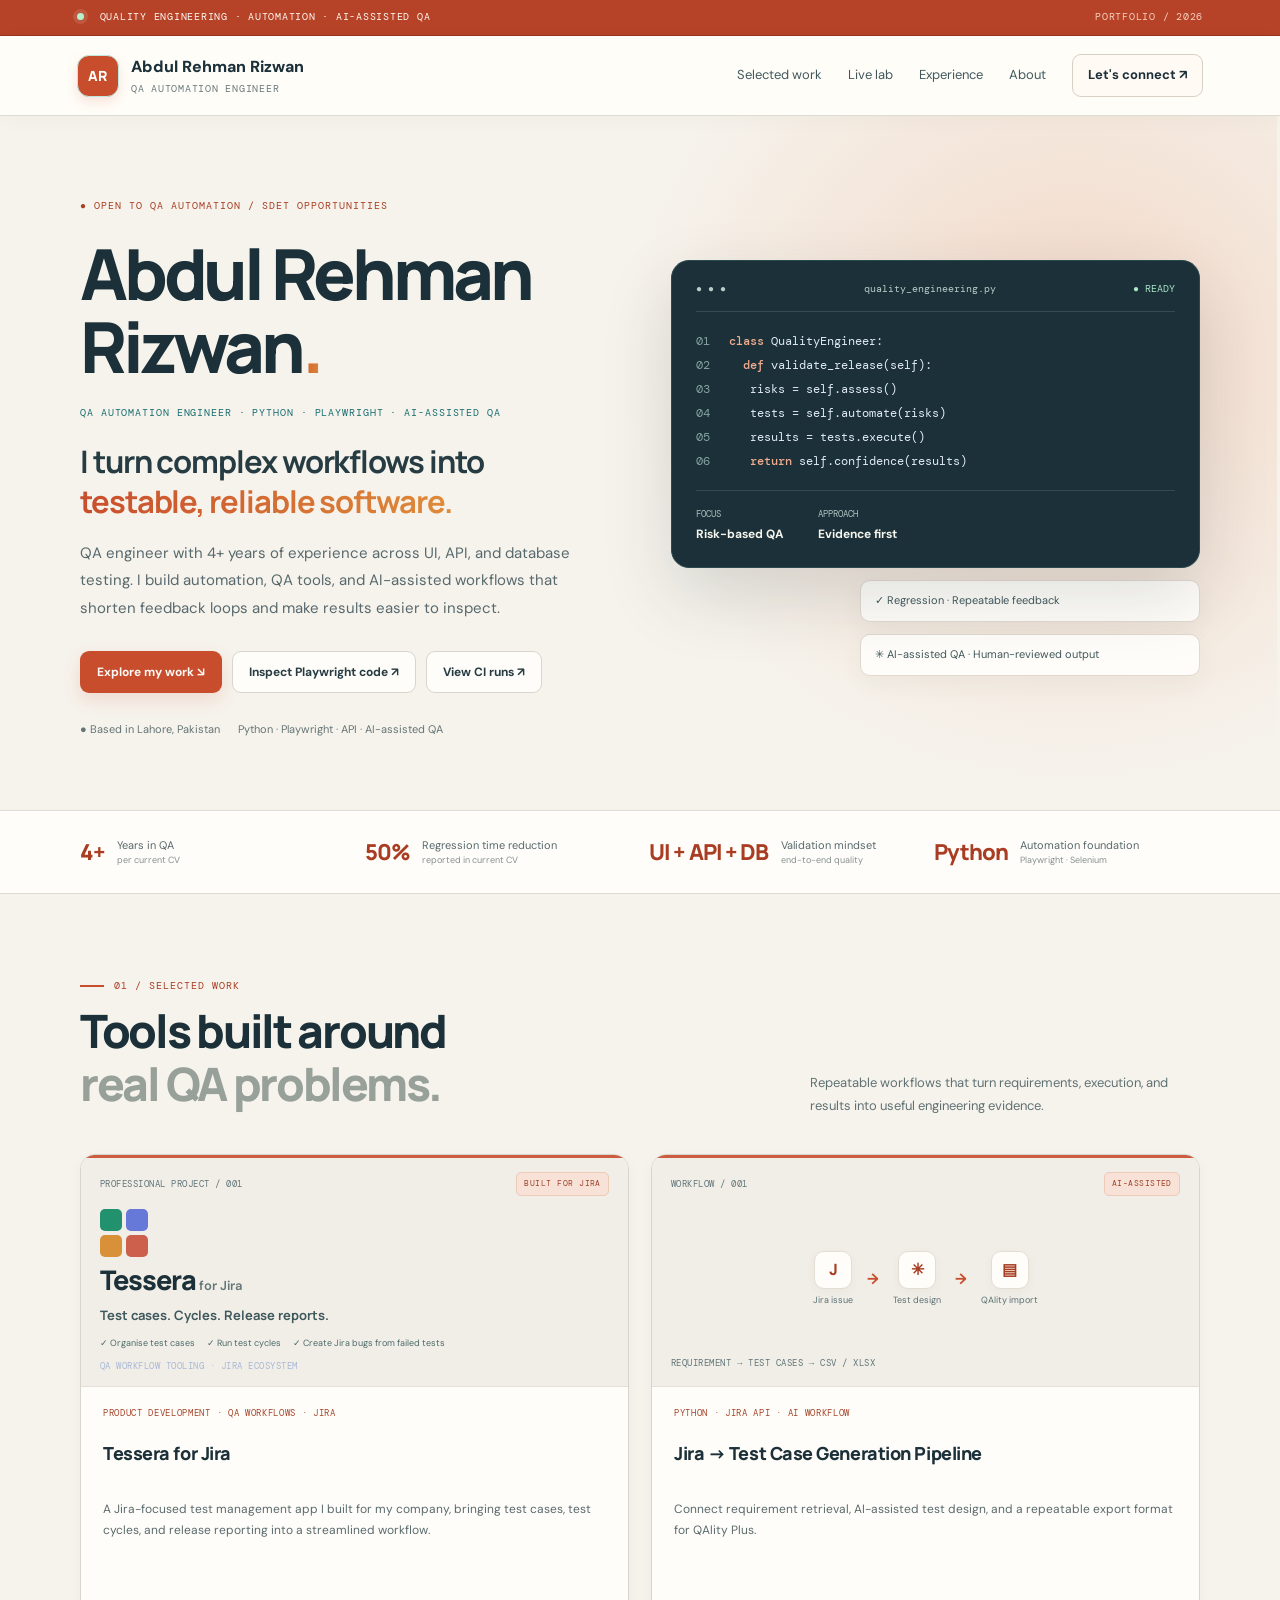
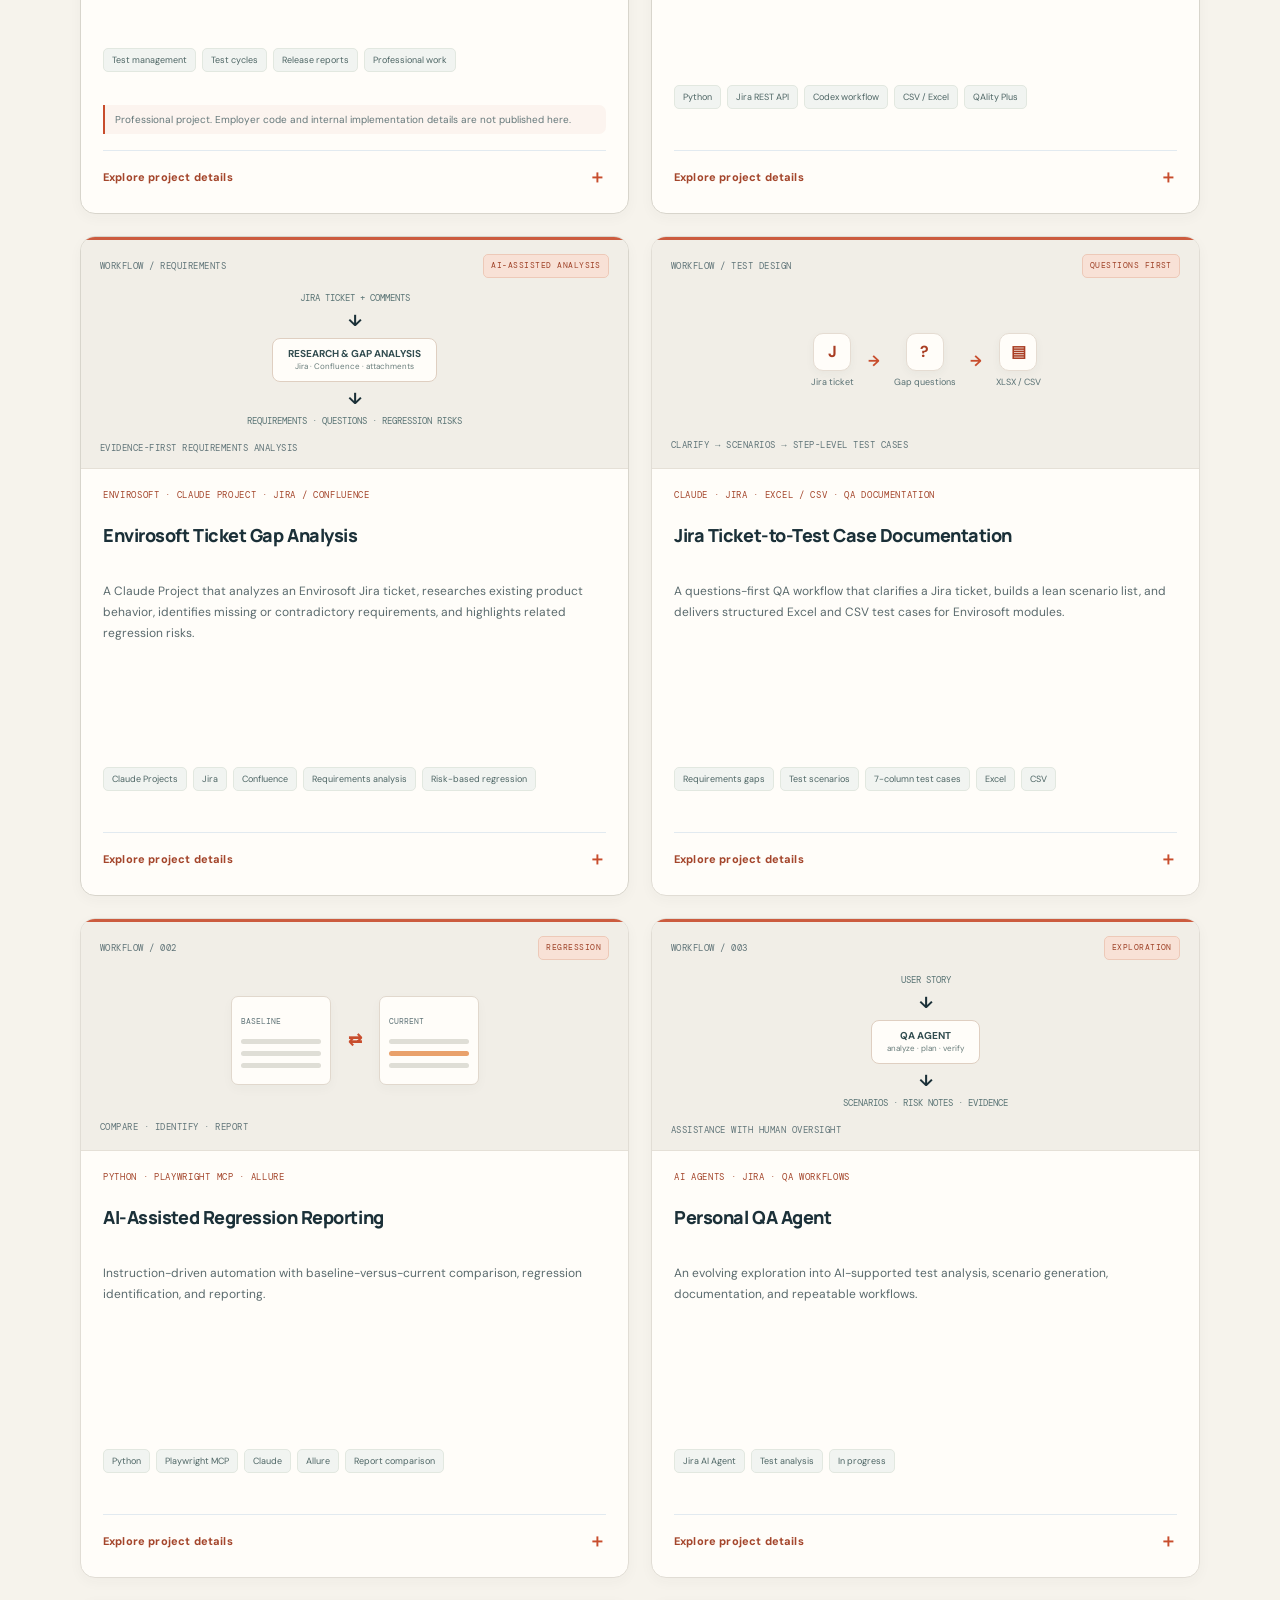
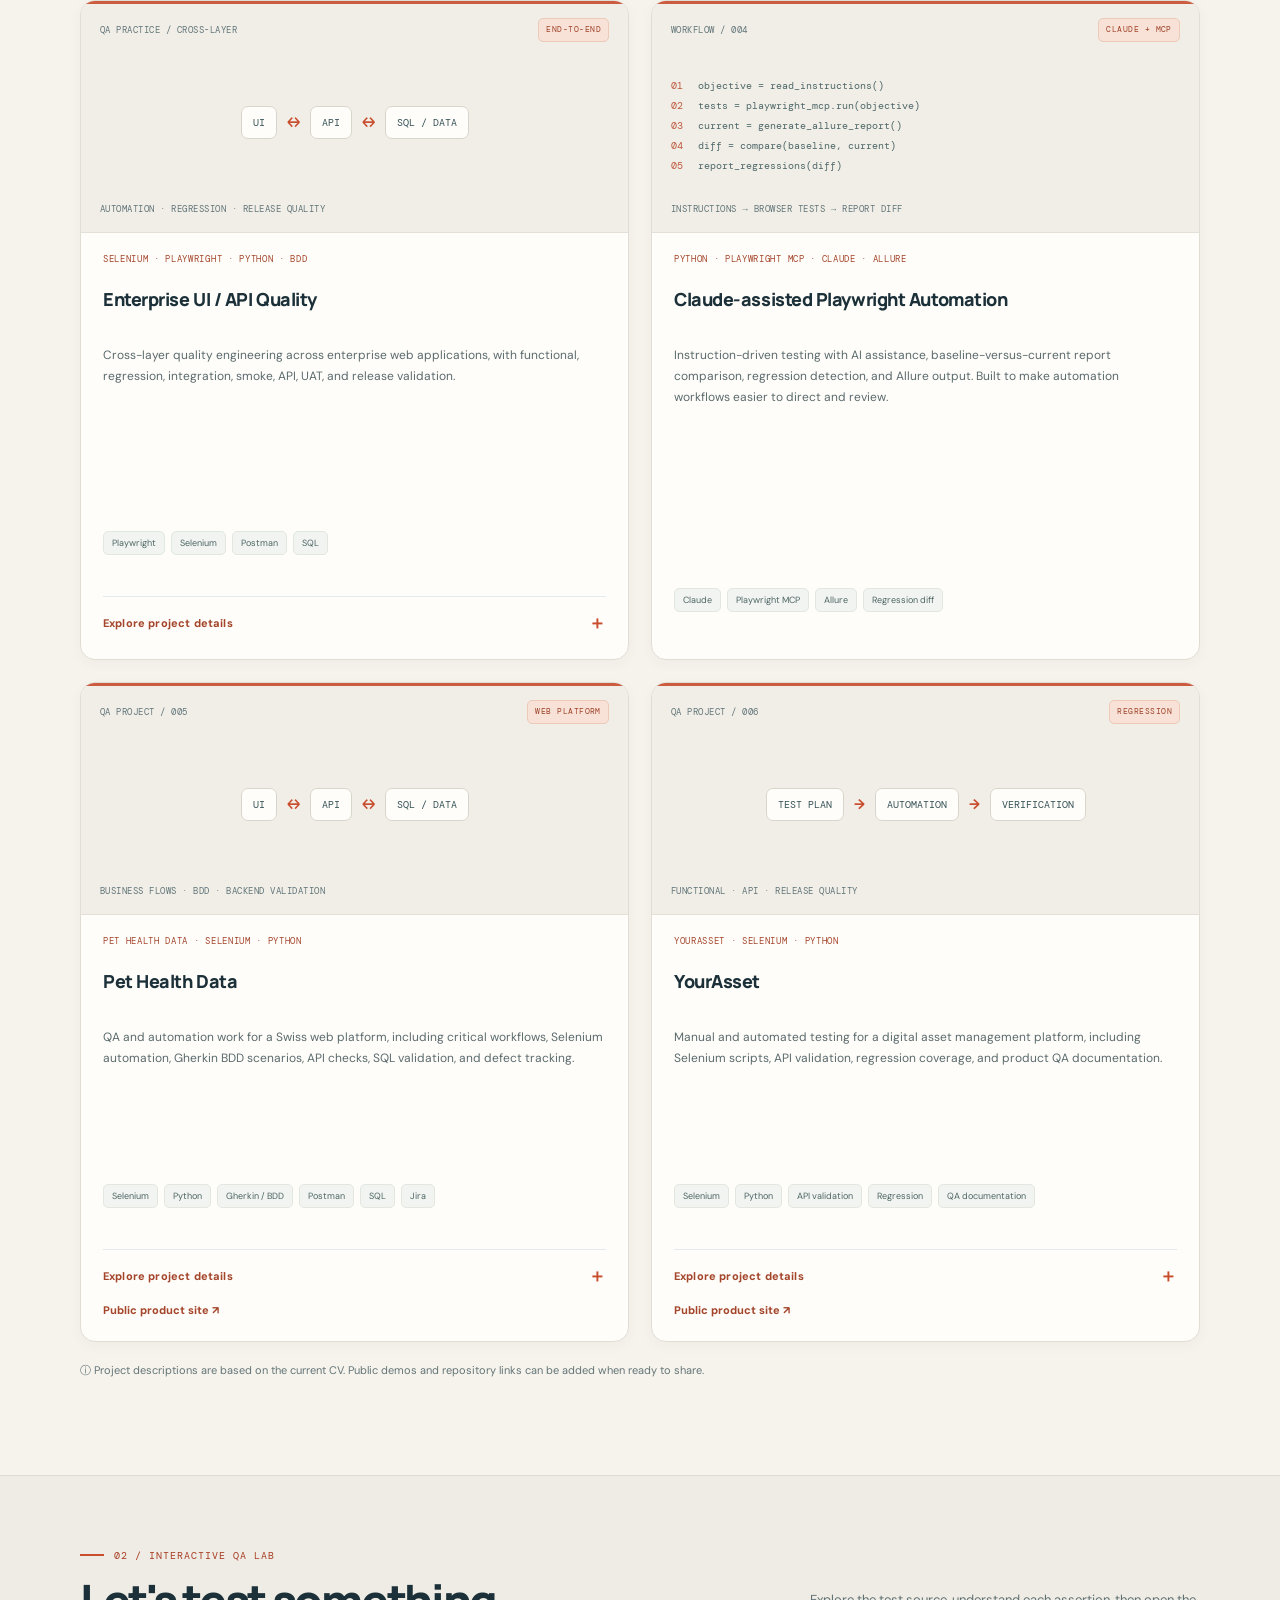
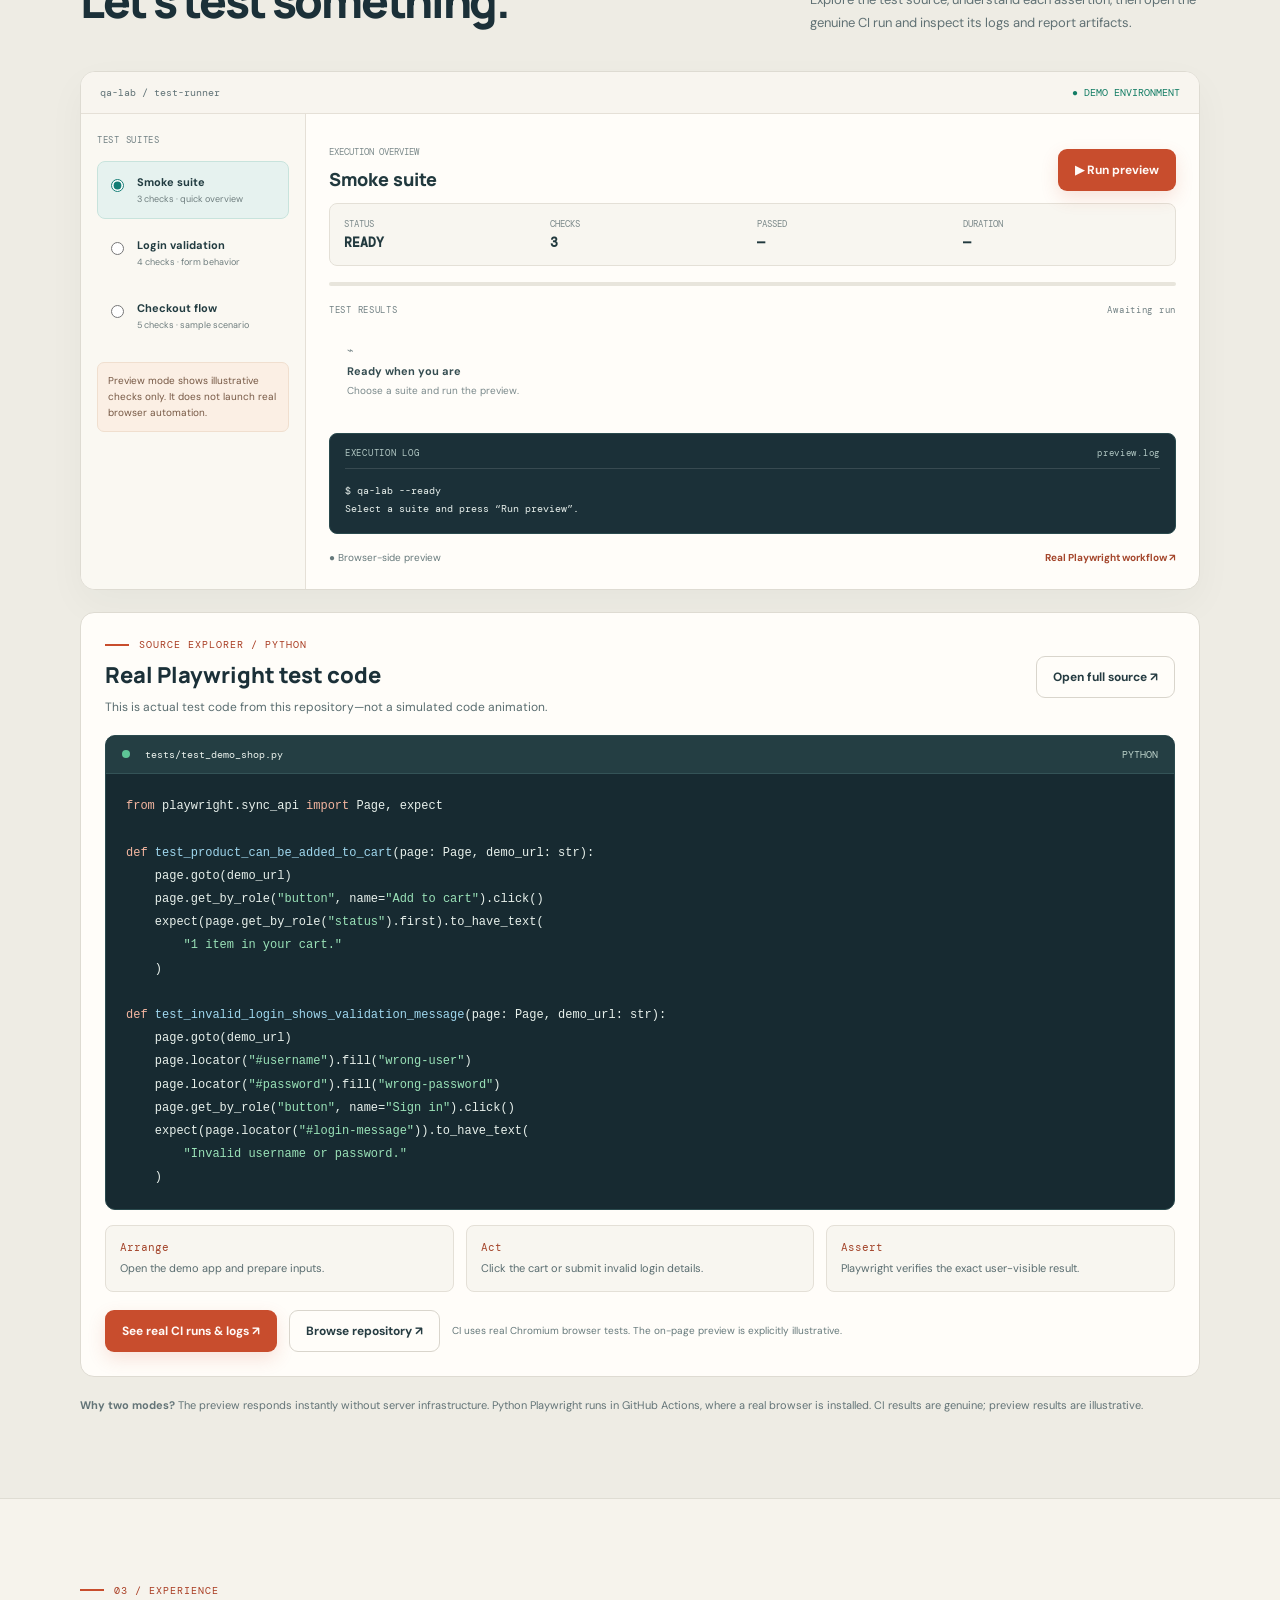
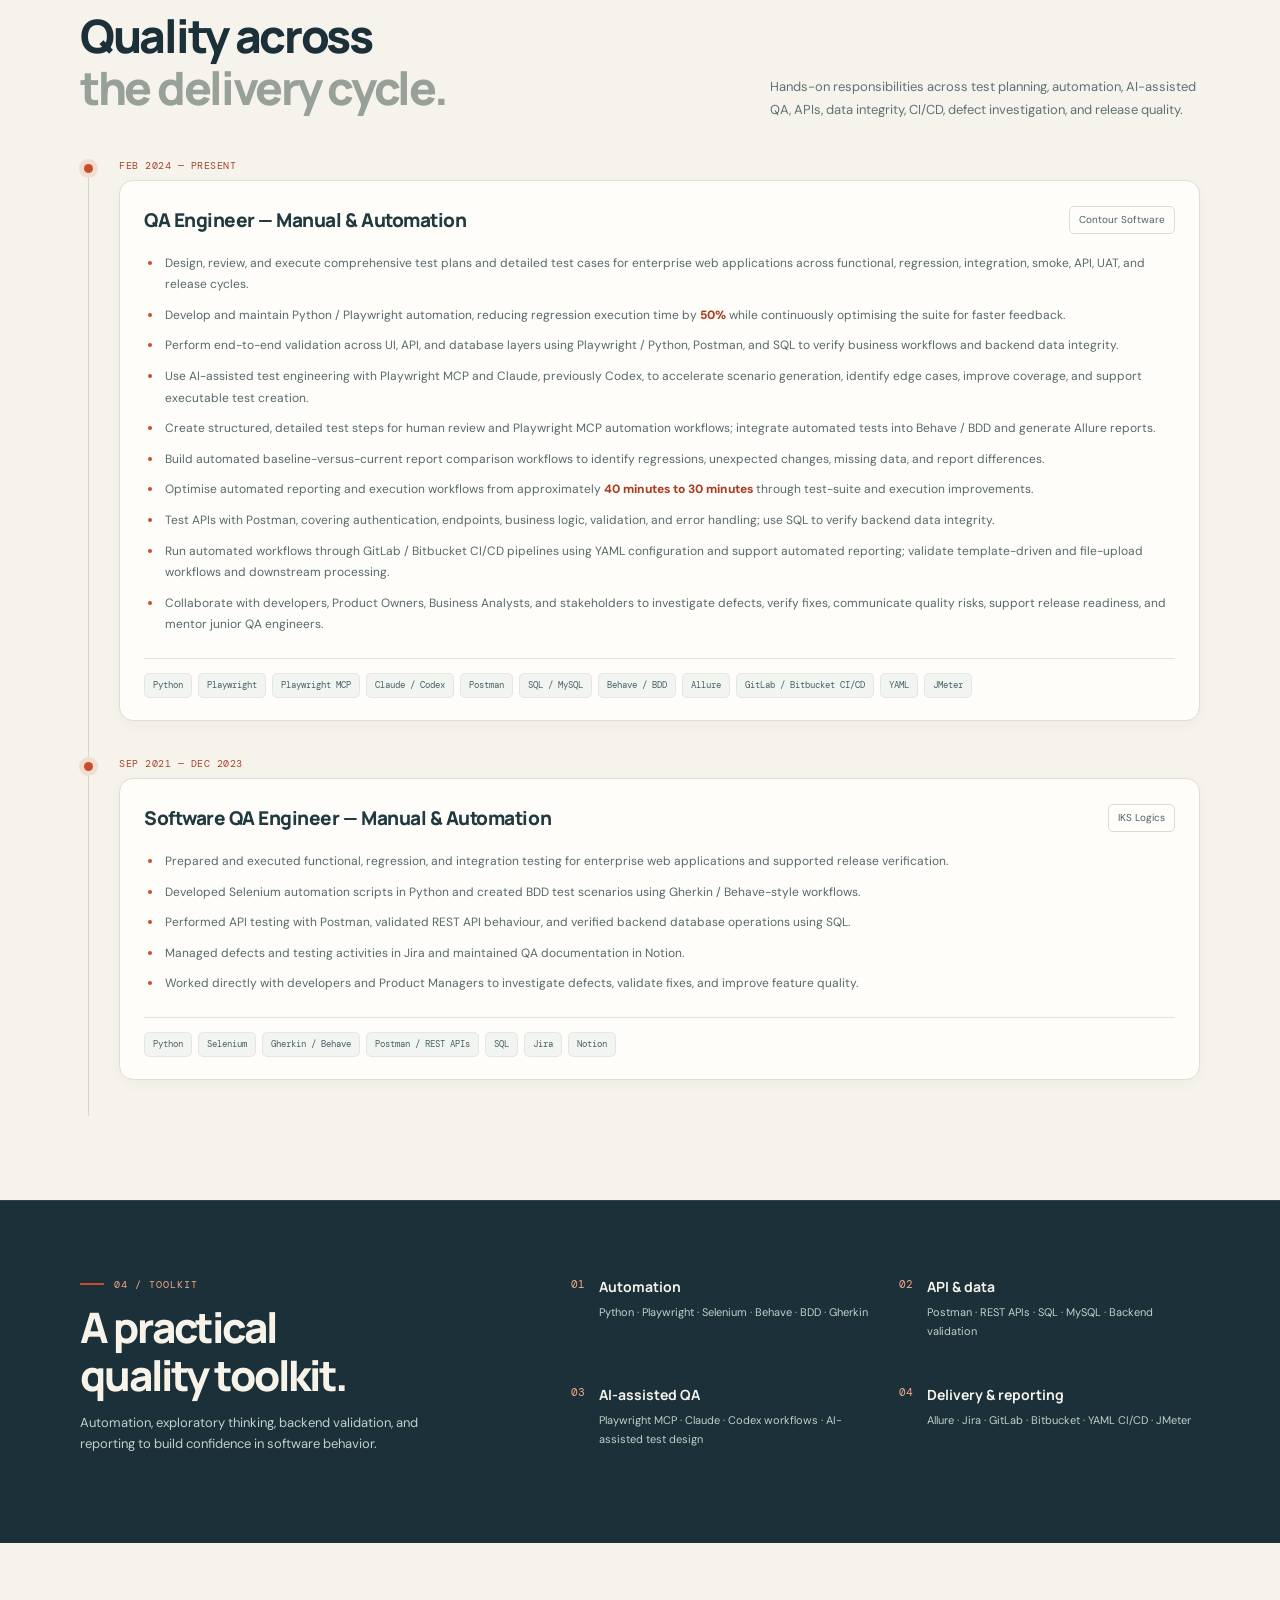
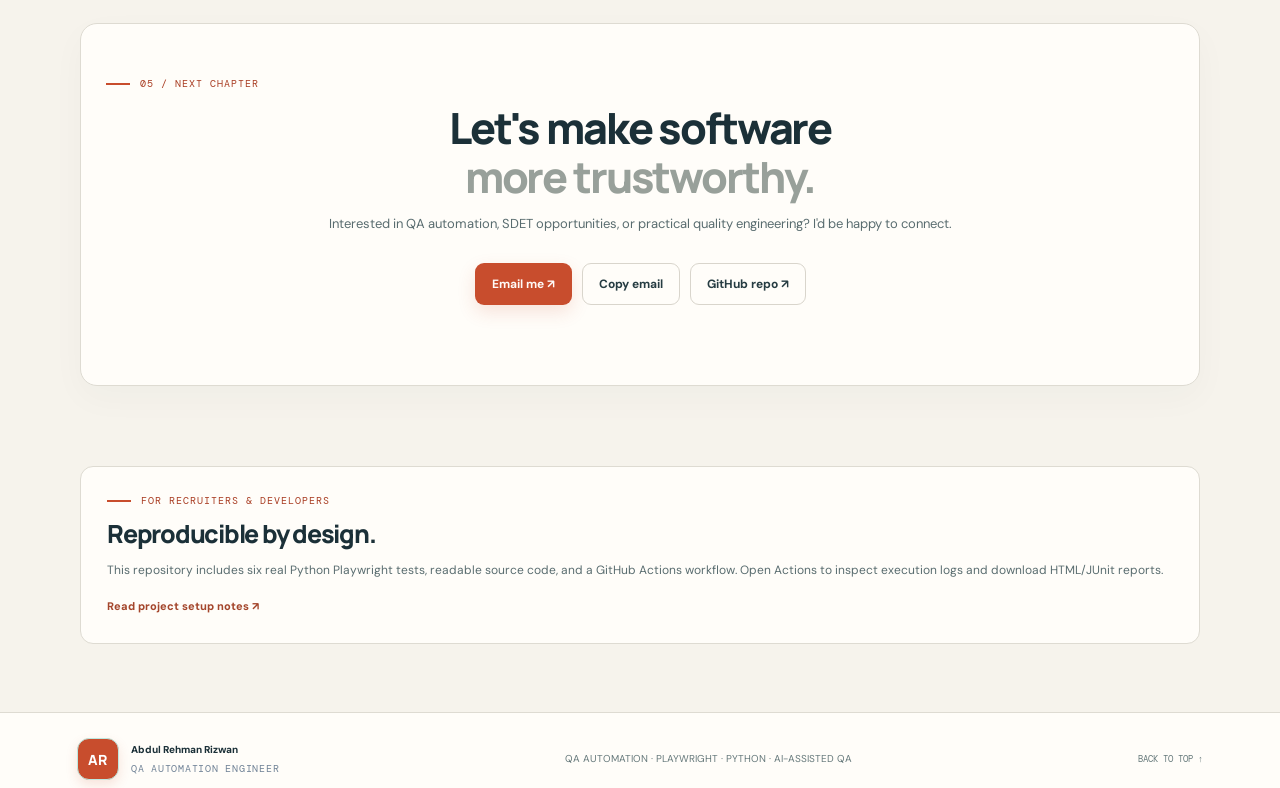
<file: index.html>
<!doctype html>
<html lang="en">
<head>
<meta charset="utf-8"><meta name="viewport" content="width=device-width,initial-scale=1">
<meta name="theme-color" content="#b64327"><meta name="description" content="Abdul Rehman Rizwan — QA Automation Engineer portfolio, projects and Playwright lab.">
<title>Abdul Rehman Rizwan — QA Engineering Portfolio</title>
<link rel="preconnect" href="https://fonts.googleapis.com"><link rel="preconnect" href="https://fonts.gstatic.com" crossorigin>
<link href="https://fonts.googleapis.com/css2?family=DM+Mono:wght@400;500&family=DM+Sans:wght@400;500;600;700&family=Manrope:wght@400;500;600;700;800&display=swap" rel="stylesheet">
<link rel="stylesheet" href="styles.css?v=20261029-v4"><link rel="stylesheet" href="theme-v3.css?v=20261029-v4">
<style id="qa-portfolio-v3">
/* QA Portfolio UI v3 — warm editorial system, normalized project cards */
:root{
  --bg:#f6f3ec;
  --paper:#fffdf9;
  --ink:#1b3038;
  --muted:#58696d;
  --line:#dddcd3;
  --accent:#c84d2d;
  --accent-dark:#a93d23;
  --accent-soft:#f8e5db;
  --teal:#176d70;
  --teal-soft:#e3f0ed;
  --mono:"DM Mono",monospace;
  --sans:"DM Sans",sans-serif;
  --display:"Manrope",sans-serif;
}
*{box-sizing:border-box}
html{scroll-behavior:smooth;scroll-padding-top:96px}
body{
  margin:0;background:var(--bg);color:var(--ink);
  font-family:var(--sans);line-height:1.6
}
a{color:inherit;text-decoration:none}
button,input,summary{font:inherit}
a:focus-visible,button:focus-visible,input:focus-visible,summary:focus-visible{
  outline:3px solid #e57d5d;outline-offset:3px
}
::selection{background:#f3c4b2;color:#3b2118}
.announcement{
  min-height:36px;height:auto;padding:9px 6vw;
  background:#b64327;color:#fff9f4;border-bottom:1px solid #96351e;
  font:10px/1.5 var(--mono);letter-spacing:.075em
}
.announcement .pulse{
  display:inline-block;width:7px;height:7px;border-radius:50%;
  background:#b6f1cf;margin-right:9px;box-shadow:0 0 0 4px #ffffff1c
}
.announcement span:last-child{float:right;color:#f7cfc0}
.site-header{
  height:80px;padding:0 6vw;display:flex;align-items:center;
  justify-content:space-between;background:#fffdf9f2;border-bottom:1px solid var(--line);
  position:sticky;top:0;z-index:10;backdrop-filter:blur(14px);
  box-shadow:0 4px 18px #26392c08
}
.brand{display:flex;gap:12px;align-items:center;font-weight:800;line-height:1.25;color:var(--ink)}
.brand small{display:block;font:10px var(--mono);letter-spacing:.075em;color:#6b7a7c;margin-top:5px}
.brand-mark{
  display:grid;place-items:center;width:42px;height:42px;border-radius:12px;
  background:var(--accent);color:#fff;font:800 14px var(--display);
  box-shadow:0 5px 12px #c84d2d25
}
nav{display:flex;align-items:center;gap:26px;font-size:13px;color:#42585d}
nav a{transition:color .18s ease}
nav a:hover,.text-link:hover{color:var(--accent)}
.nav-cta{
  padding:10px 15px;border:1px solid #d8cfc5;border-radius:9px;
  background:#fffaf4;color:var(--ink);font-weight:700
}
.nav-cta:hover{border-color:var(--accent);background:var(--accent-soft)}
.menu-toggle{display:none}
.section-wrap{width:min(1120px,88vw);margin-inline:auto}
.hero{
  min-height:615px;padding:82px 0 72px;display:grid;grid-template-columns:1fr 1fr;
  align-items:center;gap:62px;position:relative;isolation:isolate
}
.hero:before{
  content:"";position:absolute;z-index:-1;top:0;right:-6vw;width:53vw;height:100%;
  background:radial-gradient(ellipse at 70% 35%,#f2d7c7 0,transparent 67%);
  pointer-events:none
}
.eyebrow,.section-index,.project-kicker,.tiny-label{
  font:10px/1.5 var(--mono);letter-spacing:.1em;color:var(--accent-dark)
}
.eyebrow{margin-bottom:24px}
.hero h1{
  font:800 clamp(46px,5.5vw,76px)/1.03 var(--display);
  letter-spacing:-.06em;margin:0 0 22px;color:var(--ink)
}
.gradient-text{
  background:linear-gradient(100deg,#c84d2d,#df8b39);
  background-clip:text;-webkit-background-clip:text;color:transparent
}
.hero-role{font:10px/1.7 var(--mono);letter-spacing:.09em;color:var(--teal);margin:0 0 20px}
.hero-statement{
  font:700 clamp(23px,2.5vw,31px)/1.3 var(--display);
  letter-spacing:-.035em;margin:0 0 18px;color:#263c42
}
.hero-lede{font-size:15px;line-height:1.85;color:var(--muted);max-width:510px;margin:0}
.hero-actions,.contact-actions{display:flex;gap:10px;flex-wrap:wrap;margin:28px 0}
.button{
  border:1px solid transparent;display:inline-flex;align-items:center;justify-content:center;
  gap:8px;padding:12px 16px;border-radius:9px;font:700 12px var(--sans);
  cursor:pointer;transition:transform .15s,box-shadow .15s,background .15s
}
.button:hover{transform:translateY(-2px)}
.button-primary{background:var(--accent);color:#fffaf7;box-shadow:0 7px 18px #c84d2d26}
.button-primary:hover{background:var(--accent-dark);box-shadow:0 10px 24px #c84d2d34}
.button-secondary{background:#fffdf9;border-color:#d9d5cc;color:#263c42}
.button-secondary:hover{border-color:#c84d2d;color:var(--accent-dark)}
.hero-meta{display:flex;gap:14px 18px;flex-wrap:wrap;color:#657476;font-size:11px}
.hero-art{position:relative;padding:25px 0;min-width:0}
.hero-card{
  background:#1b3038;color:#e9f2ef;border:1px solid #2b4a50;border-radius:18px;
  padding:21px 24px;box-shadow:0 28px 70px #1b303826;position:relative;z-index:1
}
.hero-card-top{
  display:flex;justify-content:space-between;align-items:center;gap:10px;
  color:#b7ceca;font:10px var(--mono);border-bottom:1px solid #ffffff20;padding-bottom:16px
}
.live-pill{color:#a9e5c8;white-space:nowrap}
.code-lines{padding:17px 0;font:12px/2 var(--mono);overflow-wrap:anywhere}
.code-lines p{margin:0}
.code-lines i{color:#84a39f;font-style:normal;margin-right:12px}
.code-lines b{color:#f0ac8f;font-weight:500}
.mini-metrics{display:flex;gap:34px;border-top:1px solid #ffffff20;padding-top:17px}
.mini-metrics small{display:block;font:9px var(--mono);color:#a9c3bf}
.mini-metrics strong{font-size:12px;color:#f5f5ed}
.floating-chip{
  position:relative;margin:12px 0 0 auto;background:#fffdf9;border:1px solid #e1d9d0;
  color:#42585d;border-radius:10px;padding:10px 14px;width:max-content;max-width:100%;
  font-size:11px;box-shadow:0 8px 25px #26392c0c
}
.chip-bottom{margin-left:0}
.signal-strip{
  display:grid;grid-template-columns:repeat(4,minmax(0,1fr));gap:18px;
  background:#fffdf9;border-block:1px solid var(--line);
  padding:26px max(6vw,calc((100vw - 1120px)/2))
}
.signal-strip>div{display:flex;gap:12px;align-items:center;min-width:0}
.signal-strip strong{font:800 22px var(--display);letter-spacing:-.04em;color:var(--accent-dark);white-space:nowrap}
.signal-strip span{font-size:11px;color:#58696d;line-height:1.45}
.signal-strip small{display:block;font-size:9px;color:#85908f}
.section-block{padding:84px 0}
.section-heading{
  display:flex;justify-content:space-between;align-items:end;gap:40px;margin-bottom:32px
}
.section-heading h2,.skills-wrap h2,.contact-card h2,.setup-card h2{
  font:800 clamp(32px,4vw,46px)/1.14 var(--display);letter-spacing:-.05em;margin:12px 0;color:var(--ink)
}
.section-index{display:flex;align-items:center;gap:10px}
.section-index:before{content:"";width:24px;height:2px;background:var(--accent);display:inline-block}
.muted-heading{color:#98a09a}
.section-heading>p{max-width:390px;color:#607174;font-size:13px;line-height:1.8;margin:0 0 5px}

/* Project cards: every collapsed card uses the same height and visual canvas.
   Expanded case studies are allowed to grow rather than clipping their content. */
.project-grid{
  display:grid;grid-template-columns:repeat(2,minmax(0,1fr));
  grid-auto-rows:minmax(660px,max-content);align-items:stretch;align-content:start;gap:22px
}
.project-card{
  position:relative;display:flex;flex-direction:column;align-self:stretch;
  width:100%;height:auto;min-height:660px;min-width:0;overflow:hidden;isolation:isolate;
  border:1px solid #e1ddd5;border-radius:15px;background:#fffdf9;
  box-shadow:0 4px 14px #2b3c3409;transition:transform .18s ease,border-color .18s ease,box-shadow .18s ease
}
.project-card:after{
  content:"";position:absolute;top:0;left:0;right:0;height:3px;background:var(--accent);
  opacity:.9;pointer-events:none;z-index:2
}
.project-card:hover{
  transform:translateY(-3px);border-color:#d8b9a7;
  box-shadow:0 14px 34px #2b3c3414
}
.project-card:has(.project-details[open]){
  border-color:#d28b6e;box-shadow:0 12px 30px #a64c2c18
}
.project-featured{border-color:#d8d5cc}
.project-card .project-visual{
  height:232px;min-height:232px;flex:0 0 232px;width:100%;min-width:0;
  padding:17px 19px 16px;display:flex;flex-direction:column;justify-content:space-between;gap:8px;
  background:#f1eee7;border-bottom:1px solid #e5e0d7;overflow:hidden
}
.visual-jira,.visual-gap,.visual-regression,.visual-agent,.visual-enterprise,
.visual-claude,.visual-health,.visual-asset,.visual-tessera{background:#f1eee7}
.visual-top{
  display:flex;justify-content:space-between;align-items:center;gap:9px;min-width:0;
  font:9px/1.4 var(--mono);letter-spacing:.055em;color:#617579
}
.visual-top>span:first-child{min-width:0;overflow-wrap:anywhere}
.visual-badge,.visual-badge.purple,.visual-badge.amber{
  border-radius:5px;padding:5px 7px;background:#f8e1d6;border:1px solid #edc9b8;
  color:#9f4329;font-size:8px;white-space:nowrap
}
.visual-caption{font:9px/1.45 var(--mono);letter-spacing:.055em;color:#617579}
.pipeline{
  display:flex;justify-content:center;align-items:center;gap:clamp(8px,1.25vw,14px);
  margin:15px 0 10px;min-width:0
}
.pipeline-node{display:flex;flex-direction:column;align-items:center;gap:6px;min-width:0}
.pipeline-node b{
  display:grid;place-items:center;width:38px;height:38px;border-radius:10px;
  background:#fffdf9;color:var(--accent-dark);border:1px solid #e5dcd2;
  box-shadow:0 3px 10px #253e3c0b
}
.pipeline-node small{font-size:9px;line-height:1.3;color:#587073;text-align:center}
.pipeline>b{color:var(--accent);font-size:15px}
.agent-flow{
  display:flex;flex-direction:column;align-items:center;gap:4px;margin:6px 0;min-width:0
}
.agent-flow>span{
  font:9px/1.4 var(--mono);color:#5a7475;text-align:center;overflow-wrap:anywhere
}
.agent-flow>strong{
  max-width:100%;padding:8px 15px;background:#fffdf9;border:1px solid #dfcfc1;
  border-radius:8px;font-size:10px;line-height:1.45;color:#324d50;text-align:center
}
.agent-flow small{display:block;font-size:8px;font-weight:400;color:#697d7b}
.compare-window{
  display:flex;align-items:center;justify-content:center;gap:17px;margin:10px 0;min-width:0
}
.compare-window>div{
  background:#fffdf9;padding:9px;width:100px;max-width:38%;border:1px solid #e1d8cd;border-radius:7px
}
.compare-window small{font:8px var(--mono);color:#617579}
.compare-window hr{border:0;height:5px;background:#dfded6;border-radius:4px;margin:7px 0}
.compare-window hr.changed{background:#e9a16b}
.compare-window>b{color:var(--accent);font-size:17px}
.visual-tessera{background:#f1eee7}
.tessera-mark{display:grid;grid-template-columns:repeat(2,22px);gap:4px;margin:5px 0 0}
.tessera-mark span{width:22px;height:22px;border-radius:5px}
.tessera-mark span:nth-child(1){background:#21916e}
.tessera-mark span:nth-child(2){background:#6679d9}
.tessera-mark span:nth-child(3){background:#d89138}
.tessera-mark span:nth-child(4){background:#cc604d}
.tessera-title{font:800 27px/1.12 var(--display);letter-spacing:-.04em;color:#1b3038}
.tessera-title small{display:inline;font:600 13px var(--sans);letter-spacing:0;color:#657779}
.tessera-subtitle{font:700 13px/1.4 var(--display);margin:3px 0;color:#3e585c}
.tessera-feature-list{
  display:flex;gap:4px 12px;flex-wrap:wrap;margin:2px 0;color:#4c696a;font-size:9px;line-height:1.4
}
.domain-flow{
  display:flex;justify-content:center;align-items:center;gap:10px;
  margin:18px 0;flex-wrap:wrap;min-width:0
}
.domain-flow span{
  padding:9px 11px;border:1px solid #d8d6cc;border-radius:7px;
  background:#fffdf9;color:#345156;font:10px var(--mono)
}
.domain-flow b{color:var(--accent);font-size:14px}
.code-preview{
  display:flex;flex-direction:column;gap:5px;margin:14px 0 8px;
  font:10px/1.5 var(--mono);color:#4e6869;overflow:hidden
}
.code-preview i{font-style:normal;color:#bd573b;margin-right:9px}
.project-body{
  display:flex;flex-direction:column;align-items:stretch;flex:1 1 auto;
  min-height:0;min-width:0;width:100%;padding:20px 22px 21px;overflow-wrap:anywhere
}
.project-kicker{
  color:#a4462c;font-size:9px;line-height:1.5;letter-spacing:.075em;
  min-height:27px;overflow-wrap:anywhere
}
.project-body h3{
  font:800 18px/1.35 var(--display);letter-spacing:-.025em;color:#1b3038;
  margin:7px 0 9px;min-height:49px;overflow-wrap:anywhere
}
.project-body>p:not(.project-confidential){
  color:#5a6a6d;font-size:12px;line-height:1.75;margin:0 0 10px;
  min-height:82px;max-height:82px;overflow:hidden;
  display:-webkit-box;-webkit-box-orient:vertical;-webkit-line-clamp:4
}
.tag-row{
  display:flex;align-content:flex-start;align-items:flex-start;flex-wrap:wrap;
  gap:6px;margin-top:auto;margin-bottom:2px;padding-top:5px;min-height:52px
}
.tag-row span{
  display:inline-block;font-size:9px;line-height:1.35;padding:5px 8px;
  border-radius:5px;background:#f1f4f1;color:#4d6564;border:1px solid #e2e8e0
}
.project-confidential{
  font-size:10px!important;line-height:1.55!important;color:#65787a!important;
  border-left:2px solid var(--accent);background:#fcf4ef;padding:7px 10px;
  margin:8px 0 0!important;min-height:0!important;max-height:none!important;display:block!important
}
.project-details{margin-top:14px;border-top:1px solid #e6e0d7;padding-top:10px;flex:0 0 auto}
.project-details summary{
  display:flex;justify-content:space-between;align-items:center;gap:12px;cursor:pointer;
  list-style:none;color:#a4462c;font-size:11px;font-weight:800;letter-spacing:.015em;padding:5px 0
}
.project-details summary::-webkit-details-marker{display:none}
.project-details summary span{font-size:18px;line-height:1;color:#c84d2d;transition:transform .2s}
.project-details[open] summary span{transform:rotate(45deg)}
.project-detail-grid{display:grid;grid-template-columns:repeat(2,minmax(0,1fr));gap:10px;margin-top:13px;align-items:stretch}
.project-detail{
  padding:12px;background:#f8f6f0;border:1px solid #e5e0d7;border-radius:8px;
  min-width:0;overflow-wrap:anywhere
}
.project-detail h4{
  font:500 9px/1.5 var(--mono);text-transform:uppercase;letter-spacing:.07em;
  color:#a4462c;margin:0 0 7px
}
.project-detail p{font-size:11px;line-height:1.7;color:#55696b;margin:0;overflow-wrap:anywhere}
.project-link{display:inline-block;margin-top:12px;color:#a4462c;font-size:11px;font-weight:800}
.content-note,.lab-footnote{font-size:11px;color:#637477;margin-top:20px}

/* Interactive Playwright lab */
.lab-section{background:#eeece4;border-block:1px solid #dfddd3;padding:72px 0}
.lab-panel{
  background:#fffdf9;border:1px solid #dedbd2;border-radius:15px;overflow:hidden;
  box-shadow:0 14px 38px #243c3a0a
}
.lab-toolbar{
  display:flex;justify-content:space-between;gap:15px;padding:14px 19px;
  background:#f8f5ef;border-bottom:1px solid #e5e0d7;font:10px var(--mono);color:#607276
}
.environment{color:#147d65}
.lab-content{display:grid;grid-template-columns:225px minmax(0,1fr)}
.lab-sidebar{padding:20px 16px;background:#faf8f2;border-right:1px solid #e5e0d7;min-width:0}
.sidebar-title,.results-heading,.console-header{
  font:9px var(--mono);letter-spacing:.08em;color:#728184;margin-bottom:15px
}
.suite-option{
  display:flex;gap:10px;align-items:flex-start;padding:12px 8px;
  border:1px solid transparent;border-radius:8px;cursor:pointer;margin-bottom:5px
}
.suite-option:has(input:checked){background:#e6f2ef;border-color:#c8e3dc}
.suite-option input{accent-color:#147d75;margin-top:5px}
.suite-option strong,.suite-option small{display:block}
.suite-option strong{font-size:11px;color:#223c41}
.suite-option small{font-size:9px;color:#6e7d7e}
.lab-disclaimer{
  font-size:10px;color:#765844;background:#fbefe4;border:1px solid #f0dfcf;
  border-radius:7px;padding:10px;margin-top:17px
}
.lab-main{padding:23px;min-width:0}
.lab-main-head{display:flex;align-items:center;justify-content:space-between;gap:10px}
.lab-main-head small{font:9px var(--mono);color:#7c8a8b}
.lab-main-head h3{margin:4px 0 12px;font:800 18px var(--display);color:#21393e}
.run-button{padding:9px 13px;font-size:11px}
.run-button:disabled{opacity:.65;cursor:wait}
.run-stats{
  display:grid;grid-template-columns:repeat(4,minmax(0,1fr));gap:8px;padding:14px;
  background:#f8f6f0;border:1px solid #e4e0d7;border-radius:8px
}
.run-stats small{display:block;font:9px var(--mono);color:#7b898a}
.run-stats strong{display:block;font:600 13px var(--mono);margin-top:4px;color:#21393e}
.progress-track{height:4px;background:#e8e5dc;border-radius:4px;margin:16px 0}
.progress-track div{height:100%;width:0;background:var(--accent);transition:width .2s}
.results-heading{display:flex;justify-content:space-between;margin:18px 0 8px}
.test-results{min-height:60px}
.empty-results{display:flex;flex-direction:column;gap:3px;padding:18px;color:#7a898b;font-size:11px}
.empty-results strong{color:#354d51}
.empty-results small{font-size:10px}
.test-row{display:flex;align-items:center;gap:10px;padding:10px;border-bottom:1px solid #ece8df}
.test-icon{display:grid;place-items:center;width:22px;height:22px;border-radius:50%;background:#e1f5e9;color:#137750}
.test-row>span:nth-child(2){flex:1;min-width:0}
.test-row strong,.test-row small{display:block}
.test-row strong{font-size:11px;color:#233c42}
.test-row small{font-size:9px;color:#6d7e80}
.test-status{font:9px var(--mono);color:#137750}
.console-box{
  background:#1b3038;color:#e8f0ec;border:1px solid #2a4a4e;
  border-radius:8px;margin-top:16px;padding:13px 15px;font:10px var(--mono)
}
.console-header{display:flex;justify-content:space-between;color:#b2c8c4;border-bottom:1px solid #ffffff20;padding-bottom:9px}
.console-box p{margin:5px 0;overflow-wrap:anywhere}
.console-muted{color:#a5bfba}
.console-ok{color:#a1e5c4}
.console-warn{color:#f0bd8d}
.lab-footer{display:flex;justify-content:space-between;gap:10px;flex-wrap:wrap;font-size:10px;color:#66797b;margin-top:16px}
.lab-footer a{color:#a4462c;font-weight:700}

/* Experience, skills and contact */
.timeline{border-left:1px solid #d9d5cc;margin-left:8px}
.timeline-item{position:relative;padding:0 0 32px 30px}
.timeline-item:before{
  content:"";position:absolute;left:-5px;top:5px;width:9px;height:9px;border-radius:50%;
  background:var(--accent);box-shadow:0 0 0 5px #f2ddd2
}
.timeline-date{font:10px var(--mono);letter-spacing:.05em;color:#a4462c}
.timeline-content{margin-top:8px}
.timeline-top{display:flex;justify-content:space-between;align-items:center;gap:10px}
.timeline-content h3{font:800 19px var(--display);color:#203a40;margin:4px 0}
.company-pill{font-size:10px;background:#fffdf9;border:1px solid #dedbd2;color:#4b6266;padding:5px 9px;border-radius:5px;white-space:nowrap}
.timeline-content ul{padding-left:18px;color:#596c6f;font-size:12px}
.timeline-content li{padding:3px 0}
.skills-section{background:#1b3038;color:#f1f4ed;padding:76px 0;border-top:1px solid #2b484b}
.skills-wrap{display:grid;grid-template-columns:.8fr 1.2fr;gap:72px}
.skills-wrap .section-index{color:#f3a78c}
.skills-wrap h2{color:#f7f3e9;font-size:42px}
.skills-intro{color:#c1d0ca;font-size:13px;max-width:340px}
.skill-groups{display:grid;grid-template-columns:1fr 1fr;gap:26px}
.skill-group{display:flex;gap:14px;min-width:0}
.skill-group>span{font:11px var(--mono);color:#f3a78c}
.skill-group h3{font:700 14px var(--display);color:#f5f4ec;margin:0 0 7px}
.skill-group p{font-size:11px;line-height:1.7;color:#c1d0ca;margin:0}
.contact-section{padding:80px 0;background:var(--bg)}
.contact-card{
  background:#fffdf9;border:1px solid #dedbd2;border-radius:17px;text-align:center;
  padding:52px 25px;box-shadow:0 12px 34px #243c3a08
}
.contact-card h2{font-size:43px}
.contact-card>p{font-size:13px;color:#596c6f}
.contact-actions{justify-content:center}
.copy-feedback{min-height:20px}
.setup-section{padding-bottom:68px}
.setup-card{padding:26px;background:#fffdf9;border:1px solid #dedbd2;border-radius:13px}
.setup-card h2{font-size:25px}
.setup-card p{font-size:12px;color:#596c6f}
.text-link{font-size:11px;font-weight:800;color:#a4462c}
.site-footer{
  padding:25px 6vw;background:#fffdf9;border-top:1px solid #dedbd2;
  display:flex;align-items:center;justify-content:space-between;gap:20px;font-size:10px;color:#66797b
}
.site-footer>a:last-child{font:9px var(--mono)}
.site-footer .brand{color:#1b3038}

/* Live code inspector */
.code-inspector{margin-top:22px;padding:24px;border:1px solid #dedbd2;border-radius:14px;background:#fffdf9}
.code-inspector-head{display:flex;justify-content:space-between;align-items:center;gap:20px;margin-bottom:18px}
.code-inspector-head h3{font:800 22px var(--display);margin:8px 0;color:#1b3038}
.code-inspector-head p{margin:0;color:#596c6f;font-size:12px}
.source-editor{border:1px solid #2a4a4e;border-radius:10px;overflow:hidden;background:#172a31}
.source-tab{padding:12px 16px;background:#243e43;border-bottom:1px solid #345357;font:10px var(--mono);color:#edf4ef}
.source-dot{display:inline-block;width:8px;height:8px;border-radius:50%;background:#5dc596;margin-right:9px}
.source-language{float:right;color:#bad0c8}
.source-editor pre{padding:20px;overflow:auto;margin:0;font:12px/1.85 var(--mono);color:#e8f1ec}
.syntax-purple{color:#f4b6a0}.syntax-blue{color:#9fd7ee}.syntax-green{color:#9ae2b8}
.code-explainer{display:grid;grid-template-columns:repeat(3,minmax(0,1fr));gap:12px;margin:15px 0}
.code-explainer>div{padding:14px;background:#f8f6f0;border:1px solid #e4e0d7;border-radius:8px}
.code-explainer strong,.code-explainer span{display:block}
.code-explainer strong{font:11px var(--mono);color:#a4462c;margin-bottom:6px}
.code-explainer span{font-size:11px;line-height:1.6;color:#596c6f}
.ci-actions{display:flex;align-items:center;gap:12px;flex-wrap:wrap;margin-top:18px}
.ci-actions>span{font-size:10px;color:#66797b}

/* Tablet and mobile */
@media(max-width:1000px){
  .project-grid{grid-template-columns:repeat(2,minmax(0,1fr));gap:18px}
  .project-grid{grid-auto-rows:minmax(660px,max-content)}
  .project-body{padding:19px 18px}
  .project-card .project-visual{padding-inline:16px}
  .pipeline{gap:8px}
  .pipeline-node small{font-size:8px}
  .skills-wrap{gap:40px}
}
@media(max-width:800px){
  .site-header{height:72px}
  .menu-toggle{
    display:block;border:1px solid #ddd6cd;background:#fffdf9;color:#203a40;
    border-radius:7px;padding:8px 11px
  }
  .site-header nav{
    display:none;position:absolute;top:71px;left:0;right:0;padding:18px 6vw;
    background:#fffdf9;border-bottom:1px solid #dedbd2;flex-direction:column;
    align-items:stretch;gap:15px;box-shadow:0 15px 24px #243c3a10
  }
  .site-header nav.open{display:flex}
  .hero{grid-template-columns:1fr;gap:20px;padding:60px 0}
  .hero-art{max-width:560px;width:100%;margin:auto}
  .signal-strip{grid-template-columns:1fr 1fr;padding:24px 6vw}
  .section-heading{align-items:start;flex-direction:column;gap:10px}
  .lab-content{grid-template-columns:1fr}
  .lab-sidebar{border-right:0;border-bottom:1px solid #e5e0d7}
  .lab-sidebar .suite-option{display:inline-flex;width:31%;vertical-align:top}
  .lab-disclaimer{margin-top:5px}
  .skills-wrap{grid-template-columns:1fr;gap:28px}
  .site-footer{flex-wrap:wrap}
  .site-footer>span{order:3;width:100%}
  .code-inspector-head{align-items:flex-start;flex-direction:column}
}
@media(max-width:650px){
  .project-grid{grid-template-columns:minmax(0,1fr);grid-auto-rows:minmax(650px,max-content);gap:18px}
  .project-card{min-height:650px}
  .project-card .project-visual{height:224px;min-height:224px;flex-basis:224px}
  .project-body h3{min-height:0}
  .project-body>p:not(.project-confidential){min-height:78px;max-height:78px}
}
@media(max-width:560px){
  .announcement{font-size:8px;letter-spacing:.04em;padding-inline:5vw}
  .announcement span:last-child{display:none}
  .site-header{padding:0 5vw}
  .section-wrap{width:90vw}
  .hero{padding:48px 0}
  .hero h1{font-size:45px}
  .hero-statement{font-size:25px}
  .hero-actions{gap:8px}
  .button{padding:11px 12px;font-size:11px}
  .hero-card{padding:16px}
  .code-lines{font-size:10px}
  .signal-strip{gap:18px;padding-inline:5vw}
  .signal-strip strong{font-size:17px}
  .signal-strip span{font-size:10px}
  .section-block{padding:60px 0}
  .section-heading h2{font-size:34px}
  .project-grid{gap:15px}
  .project-card .project-visual{padding:15px;height:220px;min-height:220px;flex-basis:220px}
  .project-body{padding:18px 17px}
  .project-body h3{font-size:18px}
  .project-detail-grid{grid-template-columns:minmax(0,1fr)}
  .project-detail p{font-size:11px}
  .tessera-title{font-size:25px}
  .tessera-feature-list{font-size:8px;gap:4px 9px}
  .lab-section{padding:48px 0}
  .lab-main{padding:15px}
  .lab-sidebar .suite-option{display:flex;width:100%}
  .run-stats{grid-template-columns:1fr 1fr}
  .lab-main-head{align-items:flex-start}
  .lab-main-head .button{font-size:10px;padding:9px}
  .timeline-top{align-items:flex-start;flex-direction:column}
  .skill-groups{grid-template-columns:1fr}
  .contact-card{padding:34px 18px}
  .contact-card h2{font-size:33px}
  .site-footer{align-items:flex-start;flex-direction:column}
  .mini-metrics{gap:25px}
  .code-inspector{padding:14px}
  .source-editor pre{font-size:10px;padding:14px}
  .code-explainer{grid-template-columns:1fr}
}
@media(prefers-reduced-motion:reduce){
  *,*::before,*::after{scroll-behavior:auto!important;transition:none!important;animation:none!important}
}

/* Expanded work history: readable, scannable detail and tech stack */
#experience .section-heading>p{max-width:430px}
#experience .timeline-item{padding-bottom:36px}
#experience .timeline-content{background:#fffdf9;border:1px solid #e1ddd5;border-radius:14px;padding:22px 24px;box-shadow:0 4px 14px #2b3c3409}
#experience .timeline-content ul{margin:12px 0 0;padding-left:19px;color:#55696b;font-size:12px;line-height:1.8}
#experience .timeline-content li{padding:4px 0 5px 2px}
#experience .timeline-content li::marker{color:#c84d2d}
#experience .timeline-content li strong{color:#a93d23;font-weight:800}
.experience-stack{display:flex;flex-wrap:wrap;gap:6px;margin-top:17px;padding-top:14px;border-top:1px solid #e8e1d7}
.experience-stack span{font:9px/1.45 "DM Mono",monospace;color:#496463;background:#f1f4f1;border:1px solid #e2e8e0;border-radius:5px;padding:5px 8px}
@media(max-width:560px){#experience .timeline-content{padding:17px 16px}#experience .timeline-content ul{font-size:11px;line-height:1.75}#experience .timeline-top{gap:8px}}


/* Hero QA callouts: equal width, equal height, shared right edge */
.hero-art .floating-chip,
.hero-art .floating-chip.chip-bottom{
  display:flex;
  align-items:center;
  justify-content:flex-start;
  box-sizing:border-box;
  width:min(100%,340px);
  max-width:100%;
  min-height:42px;
  margin:12px 0 0 auto;
  padding:10px 14px;
  line-height:1.45;
}
.hero-art .floating-chip.chip-bottom{margin-left:auto}
@media(max-width:560px){
  .hero-art .floating-chip,
  .hero-art .floating-chip.chip-bottom{
    width:min(100%,340px);
    min-height:42px;
  }
}
</style>
</head>
<body>
<div class="announcement"><span class="pulse"></span> QUALITY ENGINEERING · AUTOMATION · AI-ASSISTED QA <span>PORTFOLIO / 2026</span></div>
<header class="site-header"><a class="brand" href="#home"><span class="brand-mark">AR</span><span>Abdul Rehman Rizwan<small>QA AUTOMATION ENGINEER</small></span></a><button id="menuToggle" class="menu-toggle" aria-label="Toggle navigation" aria-expanded="false">☰</button><nav id="mainNav"><a href="#work">Selected work</a><a href="#lab">Live lab</a><a href="#experience">Experience</a><a href="#about">About</a><a class="nav-cta" href="#contact">Let's connect ↗</a></nav></header>
<main>
<section class="hero section-wrap" id="home"><div class="hero-copy"><div class="eyebrow">● OPEN TO QA AUTOMATION / SDET OPPORTUNITIES</div><h1>Abdul Rehman<br>Rizwan<span class="gradient-text">.</span></h1><p class="hero-role">QA AUTOMATION ENGINEER · PYTHON · PLAYWRIGHT · AI-ASSISTED QA</p><h2 class="hero-statement">I turn complex workflows into <span class="gradient-text">testable, reliable software.</span></h2><p class="hero-lede">QA engineer with 4+ years of experience across UI, API, and database testing. I build automation, QA tools, and AI-assisted workflows that shorten feedback loops and make results easier to inspect.</p><div class="hero-actions"><a class="button button-primary" href="#work">Explore my work ↘</a><a class="button button-secondary" href="#lab">Inspect Playwright code ↗</a><a class="button button-secondary" href="https://github.com/abdulrehmanofficialw-bit/Resume/actions">View CI runs ↗</a></div><div class="hero-meta"><span>● Based in Lahore, Pakistan</span><span>Python · Playwright · API · AI-assisted QA</span></div></div><div class="hero-art"><div class="hero-card"><div class="hero-card-top"><span>● ● ●</span><span class="mono">quality_engineering.py</span><span class="live-pill">● READY</span></div><div class="code-lines"><p><i>01</i> <b>class</b> QualityEngineer:</p><p><i>02</i> &nbsp; <b>def</b> validate_release(self):</p><p><i>03</i> &nbsp;&nbsp; risks = self.assess()</p><p><i>04</i> &nbsp;&nbsp; tests = self.automate(risks)</p><p><i>05</i> &nbsp;&nbsp; results = tests.execute()</p><p><i>06</i> &nbsp;&nbsp; <b>return</b> self.confidence(results)</p></div><div class="mini-metrics"><div><small>FOCUS</small><strong>Risk-based QA</strong></div><div><small>APPROACH</small><strong>Evidence first</strong></div></div></div><div class="floating-chip">✓ Regression · Repeatable feedback</div><div class="floating-chip chip-bottom">✳ AI-assisted QA · Human-reviewed output</div></div></section>
<section class="signal-strip"><div><strong>4+</strong><span>Years in QA<small>per current CV</small></span></div><div><strong>50%</strong><span>Regression time reduction<small>reported in current CV</small></span></div><div><strong>UI + API + DB</strong><span>Validation mindset<small>end-to-end quality</small></span></div><div><strong>Python</strong><span>Automation foundation<small>Playwright · Selenium</small></span></div></section>
<section class="section-wrap section-block" id="work"><div class="section-heading"><div><div class="section-index">01 / SELECTED WORK</div><h2>Tools built around<br><span class="muted-heading">real QA problems.</span></h2></div><p>Repeatable workflows that turn requirements, execution, and results into useful engineering evidence.</p></div><div class="project-grid">
<article class="project-card project-featured tessera-card"><div class="project-visual visual-tessera"><div class="visual-top"><span>PROFESSIONAL PROJECT / 001</span><span class="visual-badge">BUILT FOR JIRA</span></div><div class="tessera-mark"><span></span><span></span><span></span><span></span></div><div class="tessera-title">Tessera <small>for Jira</small></div><div class="tessera-subtitle">Test cases. Cycles. Release reports.</div><div class="tessera-feature-list"><span>✓ Organise test cases</span><span>✓ Run test cycles</span><span>✓ Create Jira bugs from failed tests</span></div><div class="visual-caption">QA WORKFLOW TOOLING · JIRA ECOSYSTEM</div></div><div class="project-body"><div class="project-kicker">PRODUCT DEVELOPMENT · QA WORKFLOWS · JIRA</div><h3>Tessera for Jira</h3><p>A Jira-focused test management app I built for my company, bringing test cases, test cycles, and release reporting into a streamlined workflow.</p><div class="tag-row"><span>Test management</span><span>Test cycles</span><span>Release reports</span><span>Professional work</span></div><p class="project-confidential">Professional project. Employer code and internal implementation details are not published here.</p><details class="project-details"><summary>Explore project details <span>＋</span></summary><div class="project-detail-grid"><div class="project-detail"><h4>WHAT IT SOLVES</h4><p>Keeps test cases, execution cycles, and release reporting together in the Jira workflow, reducing the need to scatter QA activity across separate places.</p></div><div class="project-detail"><h4>CORE CAPABILITIES</h4><p>Organise test cases in folders; run test cycles with keyboard shortcuts; create Jira bug reports from failed tests.</p></div><div class="project-detail"><h4>PRODUCT CONTEXT</h4><p>Built for use within my company’s Jira environment. The supplied screenshot shows test-cycle status, test steps, execution results, and release-oriented reporting.</p></div><div class="project-detail"><h4>RESPONSIBLE SHARING</h4><p>This case study describes the product purpose and visible capabilities. Proprietary source code, internal URLs, customer data, and implementation details are intentionally not exposed.</p></div></div></details></div></article><article class="project-card project-featured"><div class="project-visual visual-jira"><div class="visual-top"><span>WORKFLOW / 001</span><span class="visual-badge">AI-ASSISTED</span></div><div class="pipeline"><div class="pipeline-node"><b>J</b><small>Jira issue</small></div><b>→</b><div class="pipeline-node"><b>✳</b><small>Test design</small></div><b>→</b><div class="pipeline-node"><b>▤</b><small>QAlity import</small></div></div><div class="visual-caption">REQUIREMENT → TEST CASES → CSV / XLSX</div></div><div class="project-body"><div class="project-kicker">PYTHON · JIRA API · AI WORKFLOW</div><h3>Jira → Test Case Generation Pipeline</h3><p>Connect requirement retrieval, AI-assisted test design, and a repeatable export format for QAlity Plus.</p><div class="tag-row"><span>Python</span><span>Jira REST API</span><span>Codex workflow</span><span>CSV / Excel</span><span>QAlity Plus</span></div><details class="project-details"><summary>Explore project details <span>＋</span></summary><div class="project-detail-grid"><div class="project-detail"><h4>PROBLEM</h4><p>Turning issue descriptions into consistent, import-ready test cases can involve repetitive copying, manual formatting, and avoidable preparation work.</p></div><div class="project-detail"><h4>WORKFLOW I BUILT</h4><p>Fetch Jira ticket descriptions through the Jira API; use the retrieved requirements as input to an existing AI/Codex workflow; generate test cases in a predefined QA format; export structured results to Excel/CSV for QAlity Plus.</p></div><div class="project-detail"><h4>COST-CONSCIOUS DESIGN</h4><p>The workflow avoids paid AI API usage: it retrieves ticket content first, then uses an existing Codex workflow to generate the structured output.</p></div><div class="project-detail"><h4>QUALITY CONSIDERATIONS</h4><p>A predictable output format makes cases easier to review before import. The source requirements remain traceable to the Jira ticket, and generated content can be checked by a QA engineer before use.</p></div><div class="project-detail"><h4>STACK</h4><p>Python · Jira API · Codex/AI-assisted generation · Excel/CSV · QAlity Plus.</p></div></div></details></div></article>
<article class="project-card project-featured"><div class="project-visual visual-gap"><div class="visual-top"><span>WORKFLOW / REQUIREMENTS</span><span class="visual-badge purple">AI-ASSISTED ANALYSIS</span></div><div class="agent-flow"><span>JIRA TICKET + COMMENTS</span><b>↓</b><strong>RESEARCH & GAP ANALYSIS <small>Jira · Confluence · attachments</small></strong><b>↓</b><span>REQUIREMENTS · QUESTIONS · REGRESSION RISKS</span></div><div class="visual-caption">EVIDENCE-FIRST REQUIREMENTS ANALYSIS</div></div><div class="project-body"><div class="project-kicker">ENVIROSOFT · CLAUDE PROJECT · JIRA / CONFLUENCE</div><h3>Envirosoft Ticket Gap Analysis</h3><p>A Claude Project that analyzes an Envirosoft Jira ticket, researches existing product behavior, identifies missing or contradictory requirements, and highlights related regression risks.</p><div class="tag-row"><span>Claude Projects</span><span>Jira</span><span>Confluence</span><span>Requirements analysis</span><span>Risk-based regression</span></div><details class="project-details"><summary>Explore project details <span>＋</span></summary><div class="project-detail-grid"><div class="project-detail"><h4>RESEARCH FIRST</h4><p>Reviews ticket details, acceptance criteria, all comments, linked issues, attachments, screenshots, related Jira tickets, relevant Confluence pages, project knowledge, and applicable public sources. Findings are tied to their sources rather than answered from memory.</p></div><div class="project-detail"><h4>GAP CLASSIFICATION</h4><p>Checks applicable scope, existing data, fields and validation, calculations, dates and time, workflow, access, downstream dependencies, environment, release constraints, and whether each acceptance criterion is verifiable. Classifies findings as Answered, Derived, Open Question, or Risk.</p></div><div class="project-detail"><h4>HIGH-VALUE QUESTIONS</h4><p>Only asks questions that cannot be answered from sources or derived from requirements, that change implementation or expected behavior, and that require a person to decide. Questions include impact, a recommended answer, an owner, and a Blocking label when needed.</p></div><div class="project-detail"><h4>REGRESSION IMPACT</h4><p>Identifies affected neighboring screens, shared components, reports, exports, APIs, integrations, downstream modules, existing records, client configurations, and historical defects. Prioritizes each area High, Medium, or Low with a measurable check.</p></div><div class="project-detail"><h4>STRUCTURED OUTPUT</h4><p>Produces a plain-language summary, current-versus-new behavior, sourced requirements, open questions, issues and risks, prioritized regression areas, and links to sources. Jira comments and documentation suggestions are prepared only when requested.</p></div><div class="project-detail"><h4>SAFE BY DEFAULT</h4><p>The Atlassian workflow is read-only by default. It does not edit, comment on, transition, or create Jira issues or Confluence pages unless explicitly asked. Unconfirmed information stays labeled, and missing evidence is stated rather than guessed.</p></div></div></details></div></article>
<article class="project-card"><div class="project-visual visual-jira"><div class="visual-top"><span>WORKFLOW / TEST DESIGN</span><span class="visual-badge">QUESTIONS FIRST</span></div><div class="pipeline"><div class="pipeline-node"><b>J</b><small>Jira ticket</small></div><b>→</b><div class="pipeline-node"><b>?</b><small>Gap questions</small></div><b>→</b><div class="pipeline-node"><b>▤</b><small>XLSX / CSV</small></div></div><div class="visual-caption">CLARIFY → SCENARIOS → STEP-LEVEL TEST CASES</div></div><div class="project-body"><div class="project-kicker">CLAUDE · JIRA · EXCEL / CSV · QA DOCUMENTATION</div><h3>Jira Ticket-to-Test Case Documentation</h3><p>A questions-first QA workflow that clarifies a Jira ticket, builds a lean scenario list, and delivers structured Excel and CSV test cases for Envirosoft modules.</p><div class="tag-row"><span>Requirements gaps</span><span>Test scenarios</span><span>7-column test cases</span><span>Excel</span><span>CSV</span></div><details class="project-details"><summary>Explore project details <span>＋</span></summary><div class="project-detail-grid"><div class="project-detail"><h4>QUESTIONS BEFORE SCENARIOS</h4><p>Reads the ticket or supplied text/screenshots, summarizes what is understood, checks available module knowledge, asks numbered gap questions grouped by topic, and lists potential QA-impacting issues. It stops and waits rather than drafting scenarios prematurely.</p></div><div class="project-detail"><h4>READINESS GATE</h4><p>Scenarios are generated after blocking questions are answered or explicitly skipped. Skipped items become recorded assumptions and are not silently treated as confirmed requirements.</p></div><div class="project-detail"><h4>LEAN SCENARIO DESIGN</h4><p>Creates a two-column test scenario table with measurable outcomes, covers each acceptance criterion with positive and applicable negative checks, includes the original defect check for bug tickets, and merges related checks to reduce duplicate scenarios.</p></div><div class="project-detail"><h4>EXCEL AND CSV OUTPUT</h4><p>Exports &lt;TICKET&gt;_Test_Cases.xlsx and .csv. The Test Cases sheet uses exactly seven columns: title, detailed description, precondition, main expected result, test step, test data, and expected result of each step. A Scenarios sheet retains the approved scenario list.</p></div><div class="project-detail"><h4>STEP-LEVEL QUALITY</h4><p>Uses one row per test step, repeats the title for traceability, keeps description/precondition/main expected result on the first row only, groups navigation in step one, and requires a measurable expected result for every step.</p></div><div class="project-detail"><h4>TRACEABILITY & SAFETY</h4><p>Jira remains read-only. The workflow avoids invented rules or production data, records assumptions and unresolved gaps, and ends with a Knowledge to save block for manually maintaining confirmed product knowledge.</p></div></div></details></div></article>
<article class="project-card"><div class="project-visual visual-regression"><div class="visual-top"><span>WORKFLOW / 002</span><span class="visual-badge purple">REGRESSION</span></div><div class="compare-window"><div><small>BASELINE</small><hr><hr><hr></div><b>⇄</b><div><small>CURRENT</small><hr><hr class="changed"><hr></div></div><div class="visual-caption">COMPARE · IDENTIFY · REPORT</div></div><div class="project-body"><div class="project-kicker">PYTHON · PLAYWRIGHT MCP · ALLURE</div><h3>AI-Assisted Regression Reporting</h3><p>Instruction-driven automation with baseline-versus-current comparison, regression identification, and reporting.</p><div class="tag-row"><span>Python</span><span>Playwright MCP</span><span>Claude</span><span>Allure</span><span>Report comparison</span></div><details class="project-details"><summary>Explore project details <span>＋</span></summary><div class="project-detail-grid"><div class="project-detail"><h4>PROBLEM</h4><p>A repeatable automation run needs clear instructions, reliable execution, and a way to distinguish new regressions from behavior already present in a baseline.</p></div><div class="project-detail"><h4>INSTRUCTION-DRIVEN EXECUTION</h4><p>Created a Python-based MCP workflow that reads an English-language document describing the objective, scope, and execution instructions, then uses those instructions to guide the application test flow with minimal manual intervention.</p></div><div class="project-detail"><h4>REGRESSION COMPARISON</h4><p>Uses a baseline report to compare against a newly generated report and identify differences that need investigation, rather than relying only on a pass/fail summary.</p></div><div class="project-detail"><h4>REPORTING AND LIFECYCLE</h4><p>Generates an Allure report and automatically shuts down the workflow after completion, creating a more self-contained run.</p></div><div class="project-detail"><h4>ENGINEERING FOCUS</h4><p>Structured instructions, repeatability, report evidence, regression visibility, and less manual orchestration.</p></div></div></details></div></article>
<article class="project-card"><div class="project-visual visual-agent"><div class="visual-top"><span>WORKFLOW / 003</span><span class="visual-badge amber">EXPLORATION</span></div><div class="agent-flow"><span>USER STORY</span><b>↓</b><strong>QA AGENT <small>analyze · plan · verify</small></strong><b>↓</b><span>SCENARIOS · RISK NOTES · EVIDENCE</span></div><div class="visual-caption">ASSISTANCE WITH HUMAN OVERSIGHT</div></div><div class="project-body"><div class="project-kicker">AI AGENTS · JIRA · QA WORKFLOWS</div><h3>Personal QA Agent</h3><p>An evolving exploration into AI-supported test analysis, scenario generation, documentation, and repeatable workflows.</p><div class="tag-row"><span>Jira AI Agent</span><span>Test analysis</span><span>In progress</span></div><details class="project-details"><summary>Explore project details <span>＋</span></summary><div class="project-detail-grid"><div class="project-detail"><h4>CURRENT STATUS</h4><p>Work in progress: experimenting with Jira’s QA-focused AI Agent functionality and developing a personal QA agent.</p></div><div class="project-detail"><h4>EXPLORATION AREAS</h4><p>Test analysis, test generation, QA documentation, scenario design, and support for automation workflows.</p></div><div class="project-detail"><h4>DIRECTION</h4><p>Explore how AI assistance can extend from one-off QA tasks toward a more autonomous workflow, while keeping outputs reviewable by a human.</p></div><div class="project-detail"><h4>TRANSPARENCY</h4><p>This is an evolving project, not a finished autonomous testing product.</p></div></div></details></div></article>
<article class="project-card"><div class="project-visual visual-enterprise"><div class="visual-top"><span>QA PRACTICE / CROSS-LAYER</span><span class="visual-badge">END-TO-END</span></div><div class="domain-flow"><span>UI</span><b>↔</b><span>API</span><b>↔</b><span>SQL / DATA</span></div><div class="visual-caption">AUTOMATION · REGRESSION · RELEASE QUALITY</div></div><div class="project-body"><div class="project-kicker">SELENIUM · PLAYWRIGHT · PYTHON · BDD</div><h3>Enterprise UI / API Quality</h3><p>Cross-layer quality engineering across enterprise web applications, with functional, regression, integration, smoke, API, UAT, and release validation.</p><div class="tag-row"><span>Playwright</span><span>Selenium</span><span>Postman</span><span>SQL</span></div><details class="project-details"><summary>Explore project details <span>＋</span></summary><div class="project-detail-grid"><div class="project-detail"><h4>END-TO-END VALIDATION</h4><p>Validate user workflows through the UI, verify service behavior with API checks, and inspect database state with SQL.</p></div><div class="project-detail"><h4>AUTOMATION AND BDD</h4><p>Build Python-based automation with Playwright or Selenium, and use Behave/Gherkin-style scenarios where appropriate.</p></div><div class="project-detail"><h4>CI AND REPORTING</h4><p>Work with YAML-based GitLab/Bitbucket pipelines and Allure reporting to make automated execution easier to review.</p></div><div class="project-detail"><h4>MEASURED IMPROVEMENT</h4><p>The CV reports a 50% reduction in regression execution time and an improvement in automated reporting/execution workflows from approximately 40 minutes to 30 minutes. These are overall work outcomes, not attributed to one specific project.</p></div></div></details></div></article><article class="project-card"><div class="project-visual visual-claude"><div class="visual-top"><span>WORKFLOW / 004</span><span class="visual-badge purple">CLAUDE + MCP</span></div><div class="code-preview"><span><i>01</i> objective = read_instructions()</span><span><i>02</i> tests = playwright_mcp.run(objective)</span><span><i>03</i> current = generate_allure_report()</span><span><i>04</i> diff = compare(baseline, current)</span><span><i>05</i> report_regressions(diff)</span></div><div class="visual-caption">INSTRUCTIONS → BROWSER TESTS → REPORT DIFF</div></div><div class="project-body"><div class="project-kicker">PYTHON · PLAYWRIGHT MCP · CLAUDE · ALLURE</div><h3>Claude-assisted Playwright Automation</h3><p>Instruction-driven testing with AI assistance, baseline-versus-current report comparison, regression detection, and Allure output. Built to make automation workflows easier to direct and review.</p><div class="tag-row"><span>Claude</span><span>Playwright MCP</span><span>Allure</span><span>Regression diff</span></div></div></article>
<article class="project-card"><div class="project-visual visual-health"><div class="visual-top"><span>QA PROJECT / 005</span><span class="visual-badge">WEB PLATFORM</span></div><div class="domain-flow"><span>UI</span><b>↔</b><span>API</span><b>↔</b><span>SQL / DATA</span></div><div class="visual-caption">BUSINESS FLOWS · BDD · BACKEND VALIDATION</div></div><div class="project-body"><div class="project-kicker">PET HEALTH DATA · SELENIUM · PYTHON</div><h3>Pet Health Data</h3><p>QA and automation work for a Swiss web platform, including critical workflows, Selenium automation, Gherkin BDD scenarios, API checks, SQL validation, and defect tracking.</p><div class="tag-row"><span>Selenium</span><span>Python</span><span>Gherkin / BDD</span><span>Postman</span><span>SQL</span><span>Jira</span></div><details class="project-details"><summary>Explore project details <span>＋</span></summary><div class="project-detail-grid"><div class="project-detail"><h4>TESTING SCOPE</h4><p>Automated critical business workflows for a Swiss web platform and designed BDD scenarios in Gherkin.</p></div><div class="project-detail"><h4>UI AUTOMATION</h4><p>Used Selenium with Python to exercise important user journeys and make repeatable checks part of the QA approach.</p></div><div class="project-detail"><h4>API AND DATA VALIDATION</h4><p>Tested APIs with Postman and validated backend database operations with SQL to check behavior beyond the user interface.</p></div><div class="project-detail"><h4>DEFECT WORKFLOW</h4><p>Tracked issues in Jira and supported investigation and verification of defects.</p></div></div></details><a class="project-link" href="https://www.pethealthdata.ch/en" target="_blank" rel="noreferrer">Public product site ↗</a></div></article>
<article class="project-card"><div class="project-visual visual-asset"><div class="visual-top"><span>QA PROJECT / 006</span><span class="visual-badge amber">REGRESSION</span></div><div class="domain-flow"><span>TEST PLAN</span><b>→</b><span>AUTOMATION</span><b>→</b><span>VERIFICATION</span></div><div class="visual-caption">FUNCTIONAL · API · RELEASE QUALITY</div></div><div class="project-body"><div class="project-kicker">YOURASSET · SELENIUM · PYTHON</div><h3>YourAsset</h3><p>Manual and automated testing for a digital asset management platform, including Selenium scripts, API validation, regression coverage, and product QA documentation.</p><div class="tag-row"><span>Selenium</span><span>Python</span><span>API validation</span><span>Regression</span><span>QA documentation</span></div><details class="project-details"><summary>Explore project details <span>＋</span></summary><div class="project-detail-grid"><div class="project-detail"><h4>TEST STRATEGY</h4><p>Designed manual and automated testing approaches for a digital asset management platform.</p></div><div class="project-detail"><h4>AUTOMATION</h4><p>Developed Selenium automation scripts in Python to support repeatable verification of product workflows.</p></div><div class="project-detail"><h4>API AND REGRESSION</h4><p>Executed API validation and regression testing to check behavior and catch issues across changes.</p></div><div class="project-detail"><h4>DOCUMENTATION</h4><p>Maintained product testing documentation to support traceable QA activity.</p></div></div></details><a class="project-link" href="https://www.yourasset.com" target="_blank" rel="noreferrer">Public product site ↗</a></div></article></div><p class="content-note">ⓘ Project descriptions are based on the current CV. Public demos and repository links can be added when ready to share.</p></section>
<section class="lab-section" id="lab"><div class="section-wrap"><div class="section-heading"><div><div class="section-index">02 / INTERACTIVE QA LAB</div><h2>Let's test something.</h2></div><p>Explore the test source, understand each assertion, then open the genuine CI run and inspect its logs and report artifacts.</p></div><div class="lab-panel"><div class="lab-toolbar"><span class="mono">qa-lab / test-runner</span><span class="environment">● DEMO ENVIRONMENT</span></div><div class="lab-content"><aside class="lab-sidebar"><div class="sidebar-title">TEST SUITES</div><label class="suite-option"><input type="radio" name="suite" value="smoke" checked><span><strong>Smoke suite</strong><small>3 checks · quick overview</small></span></label><label class="suite-option"><input type="radio" name="suite" value="login"><span><strong>Login validation</strong><small>4 checks · form behavior</small></span></label><label class="suite-option"><input type="radio" name="suite" value="checkout"><span><strong>Checkout flow</strong><small>5 checks · sample scenario</small></span></label><p class="lab-disclaimer">Preview mode shows illustrative checks only. It does not launch real browser automation.</p></aside><div class="lab-main"><div class="lab-main-head"><div><small>EXECUTION OVERVIEW</small><h3 id="runTitle">Smoke suite</h3></div><button id="runTests" class="button button-primary">▶ Run preview</button></div><div class="run-stats"><div><small>STATUS</small><strong id="runStatus">READY</strong></div><div><small>CHECKS</small><strong id="checkCount">3</strong></div><div><small>PASSED</small><strong id="passedCount">—</strong></div><div><small>DURATION</small><strong id="duration">—</strong></div></div><div class="progress-track"><div id="progressBar"></div></div><div class="results-heading"><span>TEST RESULTS</span><span id="resultSummary">Awaiting run</span></div><div id="testResults" class="test-results"><div class="empty-results">⌁ <strong>Ready when you are</strong><small>Choose a suite and run the preview.</small></div></div><div class="console-box"><div class="console-header"><span>EXECUTION LOG</span><span>preview.log</span></div><div id="consoleOutput"><p>$ qa-lab --ready</p><p>Select a suite and press “Run preview”.</p></div></div><div class="lab-footer"><span>● Browser-side preview</span><a href="https://github.com/abdulrehmanofficialw-bit/Resume/actions">Real Playwright workflow ↗</a></div></div></div></div><div class="code-inspector"><div class="code-inspector-head"><div><span class="section-index">SOURCE EXPLORER / PYTHON</span><h3>Real Playwright test code</h3><p>This is actual test code from this repository—not a simulated code animation.</p></div><a class="button button-secondary" href="https://github.com/abdulrehmanofficialw-bit/Resume/blob/main/tests/test_demo_shop.py" target="_blank" rel="noreferrer">Open full source ↗</a></div><div class="source-editor"><div class="source-tab"><span class="source-dot"></span> tests/test_demo_shop.py <span class="source-language">PYTHON</span></div><pre><code><span class="syntax-purple">from</span> playwright.sync_api <span class="syntax-purple">import</span> Page, expect

<span class="syntax-purple">def</span> <span class="syntax-blue">test_product_can_be_added_to_cart</span>(page: Page, demo_url: str):
    page.goto(demo_url)
    page.get_by_role(<span class="syntax-green">"button"</span>, name=<span class="syntax-green">"Add to cart"</span>).click()
    expect(page.get_by_role(<span class="syntax-green">"status"</span>).first).to_have_text(
        <span class="syntax-green">"1 item in your cart."</span>
    )

<span class="syntax-purple">def</span> <span class="syntax-blue">test_invalid_login_shows_validation_message</span>(page: Page, demo_url: str):
    page.goto(demo_url)
    page.locator(<span class="syntax-green">"#username"</span>).fill(<span class="syntax-green">"wrong-user"</span>)
    page.locator(<span class="syntax-green">"#password"</span>).fill(<span class="syntax-green">"wrong-password"</span>)
    page.get_by_role(<span class="syntax-green">"button"</span>, name=<span class="syntax-green">"Sign in"</span>).click()
    expect(page.locator(<span class="syntax-green">"#login-message"</span>)).to_have_text(
        <span class="syntax-green">"Invalid username or password."</span>
    )</code></pre></div><div class="code-explainer"><div><strong>Arrange</strong><span>Open the demo app and prepare inputs.</span></div><div><strong>Act</strong><span>Click the cart or submit invalid login details.</span></div><div><strong>Assert</strong><span>Playwright verifies the exact user-visible result.</span></div></div><div class="ci-actions"><a class="button button-primary" href="https://github.com/abdulrehmanofficialw-bit/Resume/actions" target="_blank" rel="noreferrer">See real CI runs & logs ↗</a><a class="button button-secondary" href="https://github.com/abdulrehmanofficialw-bit/Resume" target="_blank" rel="noreferrer">Browse repository ↗</a><span>CI uses real Chromium browser tests. The on-page preview is explicitly illustrative.</span></div></div><p class="lab-footnote"><strong>Why two modes?</strong> The preview responds instantly without server infrastructure. Python Playwright runs in GitHub Actions, where a real browser is installed. CI results are genuine; preview results are illustrative.</p></div></section>
<section class="section-wrap section-block" id="experience"><div class="section-heading"><div><div class="section-index">03 / EXPERIENCE</div><h2>Quality across<br><span class="muted-heading">the delivery cycle.</span></h2></div><p>Hands-on responsibilities across test planning, automation, AI-assisted QA, APIs, data integrity, CI/CD, defect investigation, and release quality.</p></div><div class="timeline">
<article class="timeline-item"><div class="timeline-date">FEB 2024 — PRESENT</div><div class="timeline-content"><div class="timeline-top"><h3>QA Engineer — Manual & Automation</h3><span class="company-pill">Contour Software</span></div>
<ul>
<li>Design, review, and execute comprehensive test plans and detailed test cases for enterprise web applications across functional, regression, integration, smoke, API, UAT, and release cycles.</li>
<li>Develop and maintain Python / Playwright automation, reducing regression execution time by <strong>50%</strong> while continuously optimising the suite for faster feedback.</li>
<li>Perform end-to-end validation across UI, API, and database layers using Playwright / Python, Postman, and SQL to verify business workflows and backend data integrity.</li>
<li>Use AI-assisted test engineering with Playwright MCP and Claude, previously Codex, to accelerate scenario generation, identify edge cases, improve coverage, and support executable test creation.</li>
<li>Create structured, detailed test steps for human review and Playwright MCP automation workflows; integrate automated tests into Behave / BDD and generate Allure reports.</li>
<li>Build automated baseline-versus-current report comparison workflows to identify regressions, unexpected changes, missing data, and report differences.</li>
<li>Optimise automated reporting and execution workflows from approximately <strong>40 minutes to 30 minutes</strong> through test-suite and execution improvements.</li>
<li>Test APIs with Postman, covering authentication, endpoints, business logic, validation, and error handling; use SQL to verify backend data integrity.</li>
<li>Run automated workflows through GitLab / Bitbucket CI/CD pipelines using YAML configuration and support automated reporting; validate template-driven and file-upload workflows and downstream processing.</li>
<li>Collaborate with developers, Product Owners, Business Analysts, and stakeholders to investigate defects, verify fixes, communicate quality risks, support release readiness, and mentor junior QA engineers.</li>
</ul>
<div class="experience-stack" aria-label="Technologies used"><span>Python</span><span>Playwright</span><span>Playwright MCP</span><span>Claude / Codex</span><span>Postman</span><span>SQL / MySQL</span><span>Behave / BDD</span><span>Allure</span><span>GitLab / Bitbucket CI/CD</span><span>YAML</span><span>JMeter</span></div>
</div></article>
<article class="timeline-item"><div class="timeline-date">SEP 2021 — DEC 2023</div><div class="timeline-content"><div class="timeline-top"><h3>Software QA Engineer — Manual & Automation</h3><span class="company-pill">IKS Logics</span></div>
<ul>
<li>Prepared and executed functional, regression, and integration testing for enterprise web applications and supported release verification.</li>
<li>Developed Selenium automation scripts in Python and created BDD test scenarios using Gherkin / Behave-style workflows.</li>
<li>Performed API testing with Postman, validated REST API behaviour, and verified backend database operations using SQL.</li>
<li>Managed defects and testing activities in Jira and maintained QA documentation in Notion.</li>
<li>Worked directly with developers and Product Managers to investigate defects, validate fixes, and improve feature quality.</li>
</ul>
<div class="experience-stack" aria-label="Technologies used"><span>Python</span><span>Selenium</span><span>Gherkin / Behave</span><span>Postman / REST APIs</span><span>SQL</span><span>Jira</span><span>Notion</span></div>
</div></article></div></section>
<section class="skills-section" id="about"><div class="section-wrap skills-wrap"><div><div class="section-index">04 / TOOLKIT</div><h2>A practical<br>quality toolkit.</h2><p class="skills-intro">Automation, exploratory thinking, backend validation, and reporting to build confidence in software behavior.</p></div><div class="skill-groups"><div class="skill-group"><span>01</span><div><h3>Automation</h3><p>Python · Playwright · Selenium · Behave · BDD · Gherkin</p></div></div><div class="skill-group"><span>02</span><div><h3>API & data</h3><p>Postman · REST APIs · SQL · MySQL · Backend validation</p></div></div><div class="skill-group"><span>03</span><div><h3>AI-assisted QA</h3><p>Playwright MCP · Claude · Codex workflows · AI-assisted test design</p></div></div><div class="skill-group"><span>04</span><div><h3>Delivery & reporting</h3><p>Allure · Jira · GitLab · Bitbucket · YAML CI/CD · JMeter</p></div></div></div></div></section>
<section class="section-wrap contact-section" id="contact"><div class="contact-card"><div class="section-index">05 / NEXT CHAPTER</div><h2>Let's make software<br><span class="muted-heading">more trustworthy.</span></h2><p>Interested in QA automation, SDET opportunities, or practical quality engineering? I'd be happy to connect.</p><div class="contact-actions"><a class="button button-primary" href="mailto:abdulrehmanrizwan.3620@gmail.com">Email me ↗</a><button class="button button-secondary" id="copyEmail">Copy email</button><a class="button button-secondary" href="https://github.com/abdulrehmanofficialw-bit/Resume">GitHub repo ↗</a></div><p id="copyFeedback" aria-live="polite"></p></div></section>
<section class="section-wrap setup-section"><div class="setup-card"><div class="section-index">FOR RECRUITERS & DEVELOPERS</div><h2>Reproducible by design.</h2><p>This repository includes six real Python Playwright tests, readable source code, and a GitHub Actions workflow. Open Actions to inspect execution logs and download HTML/JUnit reports.</p><a class="text-link" href="README.md">Read project setup notes ↗</a></div></section>
</main><footer class="site-footer"><a class="brand" href="#home"><span class="brand-mark">AR</span><span>Abdul Rehman Rizwan<small>QA AUTOMATION ENGINEER</small></span></a><span>QA AUTOMATION · PLAYWRIGHT · PYTHON · AI-ASSISTED QA</span><a href="#home">BACK TO TOP ↑</a></footer><script src="app.js"></script></body></html>
</file>
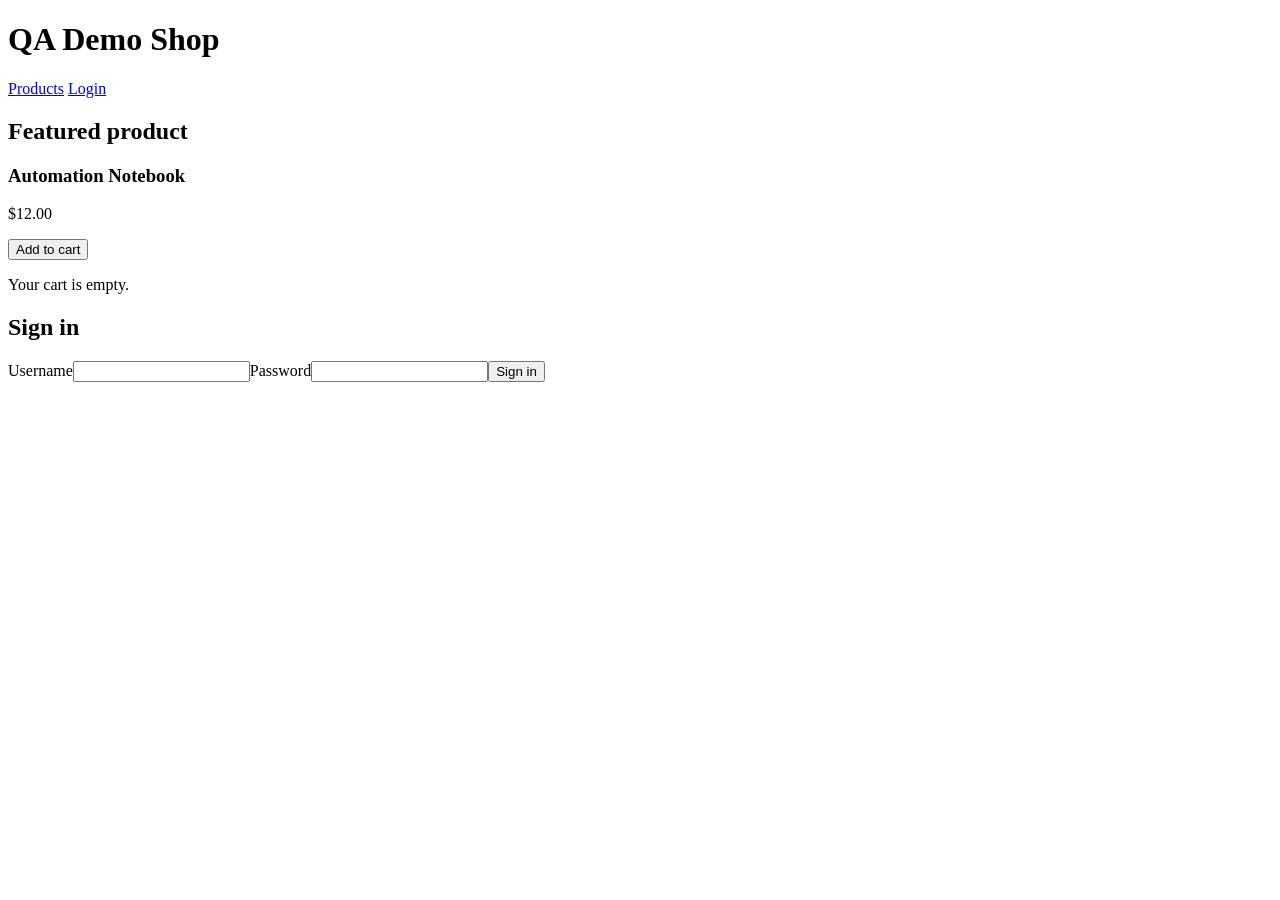
<file: tests/demo_app/index.html>
<!doctype html>
<html lang="en">
<head><meta charset="utf-8"><title>QA Demo Shop</title></head>
<body>
  <header><h1>QA Demo Shop</h1><nav><a href="#products">Products</a> <a href="#login">Login</a></nav></header>
  <main>
    <section id="products"><h2>Featured product</h2><article><h3>Automation Notebook</h3><p id="price" data-price="12.00">$12.00</p><button id="add-to-cart">Add to cart</button><p id="cart-status" role="status">Your cart is empty.</p></article></section>
    <section id="login"><h2>Sign in</h2><form id="login-form"><label for="username">Username</label><input id="username" name="username" required><label for="password">Password</label><input id="password" name="password" type="password" required><button type="submit">Sign in</button><p id="login-message" role="status" aria-live="polite"></p></form></section>
  </main>
  <script>
    document.getElementById("add-to-cart").addEventListener("click", () => {
      document.getElementById("cart-status").textContent = "1 item in your cart.";
    });
    document.getElementById("login-form").addEventListener("submit", event => {
      event.preventDefault();
      const username = document.getElementById("username").value.trim();
      const password = document.getElementById("password").value;
      document.getElementById("login-message").textContent =
        username === "demo" && password === "playwright-demo"
          ? "Signed in successfully."
          : "Invalid username or password.";
    });
  </script>
</body>
</html>
</file>
<file: styles.css>
:root{--bg:#0b1020;--paper:#121a2d;--ink:#f2f5ff;--muted:#b0bad0;--line:#29344d;--blue:#7d91ff;--purple:#bd9cff;--green:#61e0b0;--mono:"DM Mono",monospace;--sans:"DM Sans",sans-serif;--display:"Manrope",sans-serif}*{box-sizing:border-box}html{scroll-behavior:smooth;scroll-padding-top:90px}body{margin:0;background:var(--bg);color:var(--ink);font-family:var(--sans);line-height:1.6}a{color:inherit;text-decoration:none}.announcement{height:34px;padding:7px 5vw;background:#171f33;color:#dfe5ff;font:10px var(--mono);letter-spacing:.08em}.announcement .pulse{display:inline-block;width:7px;height:7px;border-radius:50%;background:#7de3bd;margin-right:9px}.announcement span:last-child{float:right;color:#9ca8c7}.site-header{height:82px;padding:0 6vw;display:flex;align-items:center;justify-content:space-between;background:#ffffffeb;border-bottom:1px solid var(--line);position:sticky;top:0;z-index:10;backdrop-filter:blur(14px)}.brand{display:flex;gap:12px;align-items:center;font-weight:800;line-height:1.25}.brand small{display:block;font:10px var(--mono);letter-spacing:.08em;color:var(--muted);margin-top:5px}.brand-mark{display:grid;place-items:center;width:42px;height:42px;border-radius:12px;background:var(--ink);color:white;font:700 14px var(--display)}nav{display:flex;align-items:center;gap:28px;font-size:13px;color:#4d5870}nav a:hover,.text-link:hover{color:var(--blue)}.nav-cta{padding:10px 15px;border:1px solid var(--line);border-radius:9px;color:var(--ink)}.menu-toggle{display:none}.section-wrap{width:min(1120px,88vw);margin:auto}.hero{min-height:610px;padding:88px 0 70px;display:grid;grid-template-columns:1fr 1fr;align-items:center;gap:65px}.eyebrow,.section-index,.project-kicker,.tiny-label{font:10px var(--mono);letter-spacing:.1em;color:var(--blue)}.eyebrow{margin-bottom:24px}.hero h1{font:800 clamp(42px,5vw,65px)/1.08 var(--display);letter-spacing:-.055em;margin:0 0 22px}.gradient-text{background:linear-gradient(100deg,#5266e8,#9b63ce);background-clip:text;color:transparent}.hero-lede{font-size:16px;color:var(--muted);max-width:510px}.hero-actions,.contact-actions{display:flex;gap:12px;flex-wrap:wrap;margin:28px 0}.button{border:1px solid transparent;display:inline-flex;align-items:center;justify-content:center;gap:8px;padding:12px 17px;border-radius:9px;font:600 13px var(--sans);cursor:pointer;transition:transform .15s,box-shadow .15s}.button:hover{transform:translateY(-2px)}.button-primary{background:var(--blue);color:#fff;box-shadow:0 7px 18px #5266e826}.button-secondary{background:#fff;border-color:var(--line);color:var(--ink)}.hero-meta{display:flex;gap:18px;flex-wrap:wrap;color:var(--muted);font-size:11px}.hero-art{position:relative;padding:30px 0}.hero-card{background:#172033;color:#e7eaff;border-radius:17px;padding:20px 24px;box-shadow:0 30px 80px #18234226;position:relative;z-index:1}.hero-card-top{display:flex;justify-content:space-between;align-items:center;color:#9ca9c9;font:10px var(--mono);border-bottom:1px solid #ffffff18;padding-bottom:16px}.live-pill{color:#80e3bc}.code-lines{padding:17px 0;font:12px/2 var(--mono)}.code-lines p{margin:0}.code-lines i{color:#77839f;font-style:normal;margin-right:15px}.code-lines b{color:#c6a7ff;font-weight:500}.mini-metrics{display:flex;gap:45px;border-top:1px solid #ffffff18;padding-top:17px}.mini-metrics small,.run-stats small{display:block;font:9px var(--mono);color:#97a3c1}.mini-metrics strong{font-size:12px}.floating-chip{position:relative;margin:13px 0 0 auto;background:#fff;border:1px solid var(--line);border-radius:10px;padding:11px 15px;width:max-content;max-width:100%;font-size:12px;box-shadow:0 8px 30px #1823420c}.chip-bottom{margin-left:0}.signal-strip{display:grid;grid-template-columns:repeat(4,1fr);gap:18px;background:#fff;border-block:1px solid var(--line);padding:28px max(6vw,calc((100vw - 1120px)/2))}.signal-strip>div{display:flex;gap:12px;align-items:center}.signal-strip strong{font:800 23px var(--display);letter-spacing:-.04em}.signal-strip span{font-size:11px;color:var(--muted);line-height:1.4}.signal-strip small{display:block;font-size:9px;color:#9aa2b4}.section-block{padding:95px 0}.section-heading{display:flex;justify-content:space-between;align-items:end;gap:40px;margin-bottom:34px}.section-heading h2,.skills-wrap h2,.contact-card h2,.setup-card h2{font:800 clamp(32px,4vw,46px)/1.15 var(--display);letter-spacing:-.045em;margin:12px 0}.muted-heading{color:#9aa3b6}.section-heading>p{max-width:390px;color:var(--muted);font-size:13px;margin:0 0 5px}.project-grid{display:grid;grid-template-columns:1fr 1fr;gap:20px}.project-card{background:#fff;border:1px solid var(--line);border-radius:15px;overflow:hidden}.project-visual{min-height:180px;padding:17px 20px;background:#eef1ff}.visual-top{display:flex;justify-content:space-between;align-items:center;font:9px var(--mono);letter-spacing:.08em;color:#697392}.visual-badge{background:#dce2ff;color:#4f5ec3;border-radius:5px;padding:5px 7px}.visual-badge.purple{background:#eee3ff;color:#8257b6}.visual-badge.amber{background:#fff0d7;color:#a46b18}.pipeline{display:flex;justify-content:center;align-items:center;gap:13px;margin:28px 0 19px}.pipeline-node{display:flex;flex-direction:column;align-items:center;gap:6px}.pipeline-node b{display:grid;place-items:center;width:39px;height:39px;border-radius:10px;background:white;color:var(--blue);box-shadow:0 3px 12px #252f5b10}.pipeline-node small{font-size:9px;color:#66708b}.pipeline>b{color:#9aa4c6}.visual-caption{font:9px var(--mono);letter-spacing:.07em;color:#7a84a0}.visual-regression{background:#f3edff}.compare-window{display:flex;align-items:center;justify-content:center;gap:20px;margin:20px}.compare-window>div{background:white;padding:10px;width:105px;border-radius:7px}.compare-window small{font:8px var(--mono);color:#8b82a3}.compare-window hr{border:0;height:5px;background:#e6e0f0;border-radius:4px;margin:8px 0}.compare-window hr.changed{background:#f5b66b}.compare-window>b{color:#9672c5}.visual-agent{background:#eaf6f2}.agent-flow{display:flex;flex-direction:column;align-items:center;gap:5px;margin:14px}.agent-flow>span{font:9px var(--mono);color:#6b8b83}.agent-flow>strong{padding:9px 24px;background:white;border:1px solid #c9e7dd;border-radius:8px;font-size:11px}.agent-flow small{display:block;font-size:8px;font-weight:400;color:#67877e}.project-body{padding:21px 22px 24px}.project-kicker{font-size:9px}.project-body h3,.timeline-content h3{font:700 19px var(--display);letter-spacing:-.025em;margin:9px 0}.project-body p{font-size:12px;color:var(--muted);margin:0 0 16px}.tag-row{display:flex;gap:6px;flex-wrap:wrap}.tag-row span{font-size:9px;padding:5px 8px;border-radius:5px;background:#f2f4fa;color:#67718a}.project-compact{padding:24px}.compact-icon{font-size:23px;color:var(--blue)}.project-compact h3{margin-top:10px}.content-note,.lab-footnote{font-size:11px;color:var(--muted);margin-top:20px}.lab-section{background:#eef1f8;border-block:1px solid var(--line);padding:75px 0}.lab-panel{background:#fff;border:1px solid #dce1ec;border-radius:14px;overflow:hidden;box-shadow:0 16px 40px #1b294b0b}.lab-toolbar{display:flex;justify-content:space-between;padding:14px 19px;background:#f8f9fc;border-bottom:1px solid var(--line);font:10px var(--mono);color:#75809a}.environment{color:var(--green)}.lab-content{display:grid;grid-template-columns:225px 1fr}.lab-sidebar{padding:20px 16px;background:#fbfcfe;border-right:1px solid var(--line)}.sidebar-title,.results-heading,.console-header{font:9px var(--mono);letter-spacing:.08em;color:#75809a;margin-bottom:15px}.suite-option{display:flex;gap:10px;align-items:start;padding:12px 8px;border:1px solid transparent;border-radius:8px;cursor:pointer;margin-bottom:5px}.suite-option:has(input:checked){background:#f0f2ff;border-color:#dfe3ff}.suite-option input{accent-color:var(--blue);margin-top:5px}.suite-option strong,.suite-option small{display:block}.suite-option strong{font-size:11px}.suite-option small{font-size:9px;color:var(--muted)}.lab-disclaimer{font-size:10px;color:#8c789d;background:#f6f1fb;border-radius:7px;padding:10px;margin-top:17px}.lab-main{padding:23px;min-width:0}.lab-main-head{display:flex;align-items:center;justify-content:space-between;gap:10px}.lab-main-head small{font:9px var(--mono);color:#8590a6}.lab-main-head h3{margin:4px 0 12px;font:700 18px var(--display)}.run-button{padding:9px 13px;font-size:11px}.run-button:disabled{opacity:.65;cursor:wait}.run-stats{display:grid;grid-template-columns:repeat(4,1fr);gap:8px;padding:14px;background:#f8f9fc;border:1px solid var(--line);border-radius:8px}.run-stats small{color:#8b95aa}.run-stats strong{display:block;font:600 13px var(--mono);margin-top:4px}.progress-track{height:4px;background:#edf0f6;border-radius:4px;margin:16px 0}.progress-track div{height:100%;width:0;background:var(--blue);transition:width .2s}.results-heading{display:flex;justify-content:space-between;margin:18px 0 8px}.test-results{min-height:60px}.empty-results{display:flex;flex-direction:column;gap:3px;padding:18px;color:#8791a7;font-size:11px}.empty-results strong{color:#49546c}.empty-results small{font-size:10px}.test-row{display:flex;align-items:center;gap:10px;padding:10px;border-bottom:1px solid #edf0f5}.test-icon{display:grid;place-items:center;width:22px;height:22px;border-radius:50%;background:#e2f6ee;color:#168b68}.test-row>span:nth-child(2){flex:1}.test-row strong,.test-row small{display:block}.test-row strong{font-size:11px}.test-row small{font-size:9px;color:var(--muted)}.test-status{font:9px var(--mono);color:var(--green)}.console-box{background:#172033;color:#dfe6ff;border-radius:8px;margin-top:16px;padding:13px 15px;font:10px var(--mono)}.console-header{display:flex;justify-content:space-between;color:#9ca8c5;border-bottom:1px solid #ffffff19;padding-bottom:9px}.console-box p{margin:5px 0;overflow-wrap:anywhere}.console-muted{color:#a4aec5}.console-ok{color:#83dfb6}.console-warn{color:#f0c47a}.lab-footer{display:flex;justify-content:space-between;gap:10px;flex-wrap:wrap;font-size:10px;color:var(--muted);margin-top:16px}.lab-footer a{color:var(--blue)}.timeline{border-left:1px solid #d6dce9;margin-left:8px}.timeline-item{position:relative;padding:0 0 32px 30px}.timeline-item:before{content:"";position:absolute;left:-5px;top:5px;width:9px;height:9px;border-radius:50%;background:var(--blue);box-shadow:0 0 0 5px #e6e9ff}.timeline-date{font:10px var(--mono);letter-spacing:.05em;color:var(--blue)}.timeline-content{margin-top:8px}.timeline-top{display:flex;justify-content:space-between;align-items:center;gap:10px}.timeline-content h3{margin:4px 0}.company-pill{font-size:10px;background:#fff;border:1px solid var(--line);padding:5px 9px;border-radius:5px;white-space:nowrap}.timeline-content ul{padding-left:18px;color:var(--muted);font-size:12px}.timeline-content li{padding:3px 0}.skills-section{background:#172033;color:#f4f6ff;padding:80px 0}.skills-wrap{display:grid;grid-template-columns:.8fr 1.2fr;gap:80px}.skills-wrap .section-index{color:#a5b0ff}.skills-wrap h2{font-size:43px}.skills-intro{color:#a7b1ca;font-size:13px;max-width:340px}.skill-groups{display:grid;grid-template-columns:1fr 1fr;gap:28px}.skill-group{display:flex;gap:14px}.skill-group>span{font:11px var(--mono);color:#a5b0ff}.skill-group h3{font:600 14px var(--display);margin:0 0 7px}.skill-group p{font-size:11px;color:#a7b1ca;margin:0}.contact-section{padding:85px 0}.contact-card{background:#fff;border:1px solid var(--line);border-radius:16px;text-align:center;padding:55px 25px}.contact-card h2{font-size:43px}.contact-card>p{font-size:13px;color:var(--muted)}.contact-actions{justify-content:center}.copy-feedback{min-height:20px}.setup-section{padding-bottom:70px}.setup-card{padding:26px;background:#f0f2f9;border:1px solid var(--line);border-radius:12px}.setup-card h2{font-size:25px}.setup-card p{font-size:12px;color:var(--muted)}.text-link{font-size:11px;font-weight:700;color:var(--blue)}.site-footer{padding:25px 6vw;background:#fff;border-top:1px solid var(--line);display:flex;align-items:center;justify-content:space-between;gap:20px;font-size:10px;color:var(--muted)}.site-footer>a:last-child{font:9px var(--mono)}@media(max-width:800px){.site-header{height:72px}.menu-toggle{display:block;border:1px solid var(--line);background:#fff;border-radius:7px;padding:8px 11px}.site-header nav{display:none;position:absolute;top:71px;left:0;right:0;padding:18px 6vw;background:#fff;border-bottom:1px solid var(--line);flex-direction:column;align-items:stretch;gap:15px}.site-header nav.open{display:flex}.hero{grid-template-columns:1fr;gap:20px;padding:65px 0}.hero-art{max-width:550px;width:100%;margin:auto}.signal-strip{grid-template-columns:1fr 1fr;padding:25px 6vw}.section-heading{align-items:start;flex-direction:column;gap:10px}.lab-content{grid-template-columns:1fr}.lab-sidebar{border-right:0;border-bottom:1px solid var(--line)}.lab-sidebar .suite-option{display:inline-flex;width:31%;vertical-align:top}.lab-disclaimer{margin-top:5px}.skills-wrap{grid-template-columns:1fr;gap:35px}.site-footer{flex-wrap:wrap}.site-footer>span{order:3;width:100%}}@media(max-width:560px){.announcement{font-size:8px}.announcement span:last-child{display:none}.project-grid{grid-template-columns:1fr}.hero h1{font-size:44px}.signal-strip{gap:20px}.signal-strip strong{font-size:18px}.lab-main{padding:15px}.lab-sidebar .suite-option{display:flex;width:100%}.run-stats{grid-template-columns:1fr 1fr}.lab-main-head{align-items:start}.lab-main-head .button{font-size:10px;padding:9px}.timeline-top{align-items:start;flex-direction:column}.skill-groups{grid-template-columns:1fr}.contact-card{padding:35px 18px}.contact-card h2{font-size:34px}.site-footer{align-items:start;flex-direction:column}.mini-metrics{gap:25px}.hero-card{padding:16px}.code-lines{font-size:10px}}
/* High-contrast engineering portfolio refresh */
body{background:var(--bg);color:var(--ink)}
.site-header{background:#0d1426f2;border-color:var(--line)}
.brand-mark{background:#e8edff;color:#111a32}
.brand small{color:#aab6d1}
nav{color:#c5cde0}
.nav-cta,.button-secondary{background:#18223a;border-color:#394763;color:#f3f5ff}
.button-primary{background:#647cff;color:#081020;box-shadow:0 8px 25px #536dff30}
.hero{min-height:640px}
.hero h1{font-size:clamp(48px,6vw,78px);line-height:1.02;max-width:650px}
.hero-role{font:11px var(--mono);letter-spacing:.1em;color:#a9b8ff;margin:0 0 20px}
.hero-statement{font:600 clamp(23px,2.5vw,31px)/1.3 var(--display);letter-spacing:-.03em;margin:0 0 18px;color:#e2e8fb}
.gradient-text{background:linear-gradient(100deg,#91a2ff,#d0a5ff);background-clip:text;color:transparent}
.hero-lede,.section-heading>p,.project-body p,.skills-intro,.timeline-content ul,.setup-card p,.contact-card>p{color:#b0bad0}
.hero-card{background:#151e33;border:1px solid #34415e;box-shadow:0 30px 80px #0006}
.floating-chip{background:#151e33;border-color:#34415e;color:#e3e9fb;box-shadow:0 8px 30px #0003}
.signal-strip{background:#10182a;border-color:var(--line)}
.signal-strip span,.signal-strip small{color:#aeb9d0}
.section-heading h2,.skills-wrap h2,.contact-card h2,.setup-card h2{color:#f5f7ff}
.muted-heading{color:#a9b5d1}
.project-card,.lab-panel,.contact-card{background:#121a2d;border-color:#2d3954}
.project-body h3,.timeline-content h3{color:#f3f6ff}
.project-visual{background:#1c2745}
.visual-jira{background:#1a2546}
.visual-regression{background:#28203e}
.visual-agent{background:#16352f}
.visual-tessera{background:#17223b;min-height:310px}
.visual-tessera .visual-caption{color:#a9b8d6}
.tessera-mark{display:grid;grid-template-columns:repeat(2,25px);gap:5px;margin:25px 0 8px}
.tessera-mark span{width:25px;height:25px;border-radius:6px}
.tessera-mark span:nth-child(1){background:#24a16b}.tessera-mark span:nth-child(2){background:#5269f4}.tessera-mark span:nth-child(3){background:#f2a126}.tessera-mark span:nth-child(4){background:#ef514d}
.tessera-title{font:800 32px var(--display);letter-spacing:-.04em;color:#fff}
.tessera-title small{display:block;font:500 15px var(--sans);letter-spacing:0;color:#b9c5df}
.tessera-subtitle{font:700 17px var(--display);margin:12px 0;color:#edf1ff}
.tessera-feature-list{display:flex;gap:8px 16px;flex-wrap:wrap;margin:15px 0 18px;color:#c7d2ed;font-size:11px}
.tag-row span{background:#202b44;color:#d0d9ee;border:1px solid #2d3a57}
.content-note,.lab-footnote{color:#aeb9d0}
.lab-section{background:#0e1628;border-color:var(--line)}
.lab-toolbar,.lab-sidebar{background:#111a2d;border-color:var(--line);color:#b6c2da}
.lab-disclaimer{background:#2a2239;color:#d4c2ef}
.suite-option:has(input:checked){background:#20294a;border-color:#5265bb}
.suite-option strong{color:#f0f4ff}
.run-stats{background:#0f1729;border-color:#2c3955}
.run-stats small,.lab-main-head small,.sidebar-title,.results-heading,.console-header{color:#aebad4}
.empty-results{color:#b2bfd7}.empty-results strong{color:#f1f4ff}
.test-row{border-color:#27334b}.test-row strong{color:#f3f6ff}.test-row small{color:#aab6ce}
.progress-track{background:#29344c}.test-icon{background:#123d35;color:#65e2b2}.test-status{color:#65e2b2}
.console-box{background:#070b14;border:1px solid #293752}
.timeline{border-color:#34405b}.timeline-item:before{box-shadow:0 0 0 5px #1c2850}
.company-pill{background:#172139;border-color:#34415e;color:#e3eaff}
.skills-section{background:#060a14;border-top:1px solid #222d45}
.skill-group p,.skills-intro{color:#b5bfd5}
.contact-card{background:#121a2d}
.setup-card{background:#121a2d;border-color:#2d3954}
.site-footer{background:#080d19;border-color:#29344d;color:#aeb9d0}
.site-footer .brand{color:#f2f5ff}
.project-confidential{font-size:10px!important;color:#a9b7d2!important;border-left:2px solid #687cff;padding-left:10px;margin-top:13px!important}
.visual-claude{background:#211d3a}
.code-preview{display:flex;flex-direction:column;gap:6px;margin:22px 0 15px;font:10px var(--mono);color:#d8d1ff;overflow:hidden}
.code-preview i{font-style:normal;color:#827eaa;margin-right:10px}
.visual-health{background:#172d3c}
.visual-asset{background:#352b1d}
.domain-flow{display:flex;justify-content:center;align-items:center;gap:12px;margin:44px 0 35px;flex-wrap:wrap}
.domain-flow span{padding:10px 12px;border:1px solid #415171;border-radius:7px;background:#19243b;color:#e7edff;font:10px var(--mono)}
.domain-flow b{color:#94a5ff}
.project-link{display:inline-block;margin-top:14px;color:#aab8ff;font-size:11px;font-weight:700}
.code-inspector{margin-top:22px;padding:24px;border:1px solid #2c3955;border-radius:14px;background:#111a2d}
.code-inspector-head{display:flex;justify-content:space-between;align-items:center;gap:20px;margin-bottom:18px}
.code-inspector-head h3{font:700 22px var(--display);margin:8px 0;color:#f5f7ff}
.code-inspector-head p{margin:0;color:#b0bad0;font-size:12px}
.source-editor{border:1px solid #2d3b57;border-radius:10px;overflow:hidden;background:#080d18}
.source-tab{padding:12px 16px;background:#18233a;border-bottom:1px solid #2d3b57;font:10px var(--mono);color:#dce5ff}
.source-dot{display:inline-block;width:8px;height:8px;border-radius:50%;background:#62dfad;margin-right:9px}
.source-language{float:right;color:#9eacc9}
.source-editor pre{padding:20px;overflow:auto;margin:0;font:12px/1.85 var(--mono);color:#dce5ff}
.syntax-purple{color:#c4a2ff}.syntax-blue{color:#93b6ff}.syntax-green{color:#9be5c0}
.code-explainer{display:grid;grid-template-columns:repeat(3,1fr);gap:12px;margin:15px 0}
.code-explainer>div{padding:14px;background:#17223a;border:1px solid #2d3b57;border-radius:8px}
.code-explainer strong,.code-explainer span{display:block}
.code-explainer strong{font:11px var(--mono);color:#a9b8ff;margin-bottom:6px}
.code-explainer span{font-size:11px;color:#bac5dc}
.ci-actions{display:flex;align-items:center;gap:12px;flex-wrap:wrap;margin-top:18px}
.ci-actions>span{font-size:10px;color:#aeb9d0}
@media(max-width:800px){.site-header nav{background:#0d1426;border-color:var(--line)}.menu-toggle{background:#18223a;color:#fff;border-color:#394763}.code-inspector-head{align-items:flex-start;flex-direction:column}}
@media(max-width:560px){.hero h1{font-size:47px}.code-inspector{padding:14px}.source-editor pre{font-size:10px;padding:14px}.code-explainer{grid-template-columns:1fr}}

/* Expandable project case studies */
.project-details{margin-top:18px;border-top:1px solid #2d3954;padding-top:12px}
.project-details summary{display:flex;justify-content:space-between;align-items:center;gap:12px;cursor:pointer;list-style:none;color:#b9c7ff;font-size:11px;font-weight:700;letter-spacing:.02em;padding:5px 0}
.project-details summary::-webkit-details-marker{display:none}
.project-details summary span{font-size:18px;line-height:1;color:#a8b6ff;transition:transform .2s}
.project-details[open] summary span{transform:rotate(45deg)}
.project-detail-grid{display:grid;grid-template-columns:repeat(2,minmax(0,1fr));gap:12px;margin-top:14px}
.project-detail{padding:13px;background:#0d1527;border:1px solid #2b3853;border-radius:8px;min-width:0}
.project-detail h4{font:500 10px var(--mono);text-transform:uppercase;letter-spacing:.07em;color:#9fb0ff;margin:0 0 7px}
.project-detail p{font-size:12px;line-height:1.7;color:#c1cbe0;margin:0}
.project-card:has(.project-details[open]){border-color:#6278c8;box-shadow:0 12px 38px #0003}
.project-card .project-body{padding-bottom:22px}
@media(max-width:560px){.project-detail-grid{grid-template-columns:1fr}.project-detail p{font-size:12px}}


/* Layout repair: keep project cards independent and prevent cramped/overlapping grids */
.project-grid{
  display:grid;
  grid-template-columns:repeat(2,minmax(0,1fr));
  align-items:start;
  align-content:start;
  gap:24px;
}
.project-card{
  position:relative;
  display:flex;
  flex-direction:column;
  align-self:start;
  min-width:0;
  width:100%;
  height:auto;
  overflow:hidden;
  isolation:isolate;
}
.project-card .project-visual,
.project-card .project-body{
  min-width:0;
  width:100%;
}
.project-card .project-body{
  display:flex;
  flex-direction:column;
  align-items:stretch;
  flex:1 1 auto;
  overflow-wrap:anywhere;
}
.project-card h3,
.project-card p,
.project-card .project-kicker,
.project-card .tag-row,
.project-card .project-details{
  max-width:100%;
  overflow-wrap:anywhere;
}
.project-card .project-details{
  position:static;
  flex:none;
}
.project-detail-grid{
  grid-template-columns:repeat(2,minmax(0,1fr));
  align-items:stretch;
}
.project-detail{
  min-width:0;
  overflow-wrap:anywhere;
}
.project-detail p{
  overflow-wrap:anywhere;
  word-break:normal;
}
@media(max-width:900px){
  .project-grid{grid-template-columns:minmax(0,1fr);gap:22px}
  .project-card{width:100%}
}
@media(max-width:560px){
  .project-detail-grid{grid-template-columns:minmax(0,1fr)}
  .project-visual{padding:16px}
  .project-body{padding:19px 17px 22px}
}


/* Consistent project-card rhythm across the entire work grid */
.project-visual{
  min-height:190px;
  display:flex;
  flex-direction:column;
  justify-content:space-between;
  gap:12px;
}
.visual-enterprise{background:#1c2942}
.visual-enterprise .domain-flow{margin:22px 0;gap:10px}
.project-card .project-body{height:100%}
.project-card .project-details{margin-top:auto;padding-top:14px}
.project-card .project-body>p{line-height:1.75}
.project-card .tag-row{margin-bottom:2px}
@media(max-width:900px){
  .project-visual{min-height:180px}
  .visual-tessera{min-height:290px}
}


/* ─────────────────────────────────────────────────────────────
   UI SYSTEM V2 — clean light workspace, consistent project cards
   ───────────────────────────────────────────────────────────── */
:root{
  --bg:#f4f7fb;
  --paper:#ffffff;
  --ink:#152238;
  --muted:#596a80;
  --line:#dce5ef;
  --blue:#0e7490;
  --purple:#6d5bd0;
  --green:#0f9b78;
}
html{scroll-padding-top:96px}
body{background:#f4f7fb;color:#152238}
::selection{background:#bcece5;color:#12303a}
a{transition:color .18s ease}
a:focus-visible,button:focus-visible,summary:focus-visible,input:focus-visible{
  outline:3px solid #14b8a6;outline-offset:3px
}
.announcement{
  height:auto;min-height:35px;padding:9px 6vw;
  background:#102238;color:#dceaf3;border-bottom:1px solid #233c53
}
.announcement .pulse{background:#44d6b5;box-shadow:0 0 0 4px #44d6b51c}
.announcement span:last-child{color:#a9c2d3}
.site-header{
  background:rgba(255,255,255,.94);border-color:#dce5ef;
  box-shadow:0 4px 18px #243b5310
}
.brand{color:#152238}
.brand-mark{background:#d9f4ef;color:#087f76;border:1px solid #bde8e0}
.brand small{color:#6e8095}
nav{color:#43536a}
nav a:hover,.text-link:hover{color:#0e9388}
.nav-cta,.button-secondary{
  background:#fff;border-color:#d6e1ec;color:#25364b
}
.nav-cta:hover,.button-secondary:hover{border-color:#0e9388;color:#087f76}
.button{border-radius:10px}
.button-primary{
  background:#0e9388;color:#fff;box-shadow:0 8px 22px #0e938826
}
.button-primary:hover{background:#087f76;box-shadow:0 11px 26px #0e938833}
.hero{min-height:610px}
.eyebrow,.section-index,.project-kicker,.tiny-label{color:#0e9388}
.hero h1{color:#152238}
.gradient-text{
  background:linear-gradient(100deg,#0e9388,#4777d8);
  background-clip:text;-webkit-background-clip:text;color:transparent
}
.hero-role{color:#0e7490}
.hero-statement{color:#23364c}
.hero-lede,.hero-meta{color:#596a80}
.hero-card{
  background:#102238;color:#e7f0fa;border:1px solid #28445d;
  border-radius:20px;box-shadow:0 28px 70px #17334d20
}
.hero-card-top{color:#a8bfd2}
.code-lines{color:#e0eaf5}
.code-lines i{color:#7895ac}
.code-lines b{color:#80ddd0}
.mini-metrics small{color:#a5bfd0}
.floating-chip{
  background:#fff;border-color:#dce5ef;color:#32465b;
  box-shadow:0 8px 24px #17334d0d
}
.signal-strip{
  background:#fff;border-color:#e0e7ef;
  box-shadow:0 1px 0 #fff inset
}
.signal-strip strong{color:#152238}
.signal-strip span{color:#596a80}
.signal-strip small{color:#8290a3}
.section-block{padding-top:88px;padding-bottom:88px}
.section-heading h2,.skills-wrap h2,.contact-card h2,.setup-card h2{color:#152238}
.muted-heading{color:#7e8ca0}
.section-heading>p{color:#5d6d81}

/* The project grid uses one shared track size and shared internal rhythm. */
.project-grid{
  display:grid;
  grid-template-columns:repeat(2,minmax(0,1fr));
  grid-auto-rows:1fr;
  align-items:stretch;
  align-content:stretch;
  gap:24px;
}
.project-card{
  display:flex;flex-direction:column;align-self:stretch;
  width:100%;height:100%;min-width:0;min-height:0;
  overflow:hidden;isolation:isolate;
  background:#fff;border:1px solid #dce5ef;border-radius:16px;
  box-shadow:0 3px 12px #1b385508;
  transition:transform .2s ease,border-color .2s ease,box-shadow .2s ease
}
.project-card:hover{
  transform:translateY(-3px);border-color:#b4dcd7;
  box-shadow:0 14px 34px #18384e12
}
.project-card:has(.project-details[open]){
  border-color:#58b9ae;box-shadow:0 12px 30px #0e93881a
}
.project-visual{
  height:238px;min-height:238px;flex:0 0 238px;
  width:100%;min-width:0;padding:18px 20px;
  display:flex;flex-direction:column;justify-content:space-between;gap:8px;
  background:#edf6f7;border-bottom:1px solid #dfebee;
  overflow:hidden
}
.visual-jira,.visual-gap,.visual-regression,.visual-agent,.visual-enterprise,
.visual-claude,.visual-health,.visual-asset,.visual-tessera{
  background:#edf6f7
}
.visual-top{gap:10px;color:#587082;min-width:0}
.visual-top>span:first-child{overflow-wrap:anywhere}
.visual-badge,.visual-badge.purple,.visual-badge.amber{
  background:#d9f3ef;color:#08766d;border:1px solid #bce5de;
  border-radius:6px;padding:5px 8px;white-space:nowrap
}
.visual-caption{color:#60788a;font-size:9px;line-height:1.45}
.pipeline{margin:20px 0 12px;gap:clamp(8px,1.5vw,15px)}
.pipeline-node b{
  background:#fff;color:#087f76;border:1px solid #d5e7e8;
  box-shadow:0 4px 12px #15364a0a
}
.pipeline-node small{color:#587082}
.pipeline>b{color:#5ca9a2}
.compare-window{margin:12px 0;gap:clamp(12px,2vw,22px)}
.compare-window>div{
  background:#fff;border:1px solid #dce8ed;box-shadow:0 4px 12px #15364a08
}
.compare-window small{color:#60788a}
.compare-window hr{background:#dce8ed}
.compare-window hr.changed{background:#e5a654}
.compare-window>b{color:#0e9388}
.agent-flow{gap:4px;margin:8px 0}
.agent-flow>span{color:#527a77;text-align:center}
.agent-flow>strong{
  background:#fff;border:1px solid #cde8e3;border-radius:9px;
  color:#21464b;padding:8px 20px;text-align:center
}
.agent-flow small{color:#587d79}
.visual-tessera{min-height:238px;height:238px}
.tessera-mark{margin:8px 0 2px}
.tessera-mark span{border-radius:7px}
.tessera-title{font-size:29px;color:#152238;line-height:1.08}
.tessera-title small{display:inline;font-size:14px;color:#526a7b}
.tessera-subtitle{font-size:14px;color:#2a4658;margin:4px 0}
.tessera-feature-list{
  margin:4px 0;gap:5px 12px;color:#3f6170;font-size:10px;line-height:1.4
}
.domain-flow{margin:18px 0;gap:10px}
.domain-flow span{
  background:#fff;color:#294457;border-color:#cbdde4;
  border-radius:8px;padding:10px 12px
}
.domain-flow b{color:#0e9388}
.project-body{
  display:flex;flex:1 1 auto;flex-direction:column;align-items:stretch;
  height:auto;min-height:0;width:100%;min-width:0;
  padding:22px 23px 21px;overflow-wrap:anywhere
}
.project-kicker{font-size:9px;line-height:1.55;color:#0e8079}
.project-body h3{
  color:#152238;font:750 19px/1.35 var(--display);
  letter-spacing:-.025em;margin:10px 0 9px
}
.project-body>p{
  color:#58697e;font-size:12px;line-height:1.75;margin:0 0 15px
}
.tag-row{gap:7px;align-items:flex-start;margin-top:auto;padding-top:2px}
.tag-row span{
  background:#f0f5f8;color:#465b70;border:1px solid #e1e9ef;
  border-radius:6px;padding:5px 8px;font-size:9px;line-height:1.3
}
.project-confidential{
  color:#617587!important;border-left-color:#0e9388;
  background:#f6fbfb;padding:8px 11px;margin-top:12px!important;
  border-radius:0 7px 7px 0
}
.project-card .project-details{
  margin-top:16px;padding-top:12px;border-top:1px solid #e2eaf0
}
.project-details summary{
  color:#0e8079;padding:5px 0;font-size:11px;line-height:1.5
}
.project-details summary span{color:#0e9388}
.project-detail-grid{gap:10px;margin-top:13px}
.project-detail{
  background:#f7fafc;border:1px solid #e1e9f0;border-radius:9px;
  padding:13px;min-width:0
}
.project-detail h4{color:#0e8079;font-size:9px}
.project-detail p{color:#53667b;font-size:11px;line-height:1.7}
.project-link{color:#0e8079}

/* Live lab, experience, skills, contact and footer now use the same system. */
.lab-section{background:#edf3f8;border-color:#dce5ef}
.lab-panel{
  background:#fff;border-color:#dce5ef;border-radius:16px;
  box-shadow:0 14px 38px #18384e0b
}
.lab-toolbar{background:#f7fafc;border-color:#e1e9ef;color:#617487}
.environment{color:#0a9875}
.lab-sidebar{background:#f8fafc;border-color:#e1e9ef}
.sidebar-title,.results-heading,.console-header,.lab-main-head small{color:#728399}
.suite-option{border-color:transparent}
.suite-option:has(input:checked){background:#e8f7f4;border-color:#bfe6df}
.suite-option input{accent-color:#0e9388}
.suite-option strong{color:#203349}
.suite-option small{color:#6e7f92}
.lab-disclaimer{background:#f5f1fc;color:#66518c;border:1px solid #e9e0f7}
.lab-main-head h3{color:#1a2a40}
.run-stats{background:#f7fafc;border-color:#e1e9ef}
.run-stats small{color:#76879a}
.run-stats strong{color:#1b2b40}
.progress-track{background:#e4ebf2}
.progress-track div{background:#0e9388}
.empty-results{color:#78899c}
.empty-results strong{color:#263a50}
.test-row{border-color:#e7edf2}
.test-row strong{color:#203349}
.test-row small{color:#6d7e90}
.test-icon{background:#e3f7ef;color:#087b5d}
.test-status{color:#087b5d}
.console-box{background:#102238;border:1px solid #29445a;color:#dceaf5}
.console-header{color:#a9c2d3;border-color:#ffffff20}
.console-muted{color:#a9c0d0}
.console-ok{color:#7ce2bc}
.console-warn{color:#ffd08a}
.lab-footer{color:#66788c}
.lab-footer a{color:#0e8079}
.timeline{border-color:#d6e2eb}
.timeline-item:before{background:#0e9388;box-shadow:0 0 0 5px #d8f1ed}
.timeline-date{color:#0e8079}
.timeline-content h3{color:#1c2e43}
.company-pill{background:#fff;border-color:#dce5ef;color:#475d73}
.timeline-content ul{color:#586a7e}
.skills-section{
  background:#102238;color:#f0f6fb;border-top:1px solid #29445a
}
.skills-wrap .section-index{color:#71d6c4}
.skills-wrap h2{color:#f4f8fc}
.skills-intro,.skill-group p{color:#bbcad7}
.skill-group>span{color:#71d6c4}
.skill-group h3{color:#f0f6fb}
.contact-section{background:#f4f7fb}
.contact-card{
  background:#fff;border-color:#dce5ef;border-radius:18px;
  box-shadow:0 12px 34px #18384e09
}
.contact-card h2{color:#152238}
.contact-card>p{color:#596a80}
.setup-card{background:#fff;border-color:#dce5ef;border-radius:14px}
.setup-card h2{color:#152238}
.setup-card p{color:#596a80}
.text-link{color:#0e8079}
.site-footer{background:#fff;border-color:#dce5ef;color:#66788c}
.site-footer .brand{color:#152238}
.site-footer .brand small{color:#718397}
.code-inspector{background:#fff;border-color:#dce5ef;border-radius:14px}
.code-inspector-head h3{color:#152238}
.code-inspector-head p{color:#596a80}
.source-editor{background:#102238;border-color:#29445a}
.source-tab{background:#182f46;border-color:#29445a;color:#dceaf5}
.source-editor pre{color:#dceaf5}
.code-explainer>div{background:#f7fafc;border-color:#dce5ef}
.code-explainer strong{color:#0e8079}
.code-explainer span{color:#596a80}
.ci-actions>span{color:#66788c}
.project-detail-grid{align-items:stretch}
.project-detail{overflow-wrap:anywhere}
.project-detail p{overflow-wrap:anywhere;word-break:normal}

/* Responsive behavior: cards remain equal-width and align cleanly. */
@media(max-width:900px){
  .project-grid{grid-template-columns:minmax(0,1fr);grid-auto-rows:auto;gap:20px}
  .project-card{height:auto;min-height:0}
  .project-visual,.visual-tessera{height:238px;min-height:238px;flex-basis:238px}
}
@media(max-width:800px){
  .site-header nav{background:#fff;border-color:#dce5ef}
  .menu-toggle{background:#fff;color:#1b2d43;border-color:#dce5ef}
  .hero{min-height:0;padding:62px 0}
  .signal-strip{background:#fff}
  .lab-section{padding:58px 0}
}
@media(max-width:560px){
  .announcement{padding-inline:5vw;letter-spacing:.04em}
  .site-header{padding-inline:5vw}
  .section-wrap{width:90vw}
  .hero h1{font-size:45px}
  .hero-actions{gap:8px}
  .button{padding:11px 13px;font-size:12px}
  .signal-strip{padding-inline:5vw}
  .section-block{padding-top:64px;padding-bottom:64px}
  .project-grid{gap:16px}
  .project-visual,.visual-tessera{height:224px;min-height:224px;flex-basis:224px;padding:15px 16px}
  .tessera-title{font-size:26px}
  .tessera-subtitle{font-size:13px}
  .tessera-feature-list{font-size:9px}
  .project-body{padding:19px 18px 20px}
  .project-body h3{font-size:18px}
  .project-details summary{font-size:11px}
  .project-detail-grid{grid-template-columns:minmax(0,1fr)}
  .project-detail p{font-size:11px}
  .code-inspector{padding:16px}
  .source-editor pre{font-size:10px;padding:14px}
  .code-explainer{grid-template-columns:1fr}
}
@media(prefers-reduced-motion:reduce){
  *,*::before,*::after{scroll-behavior:auto!important;transition:none!important;animation:none!important}
}
</file>
<file: theme-v3.css>
/* QA Portfolio UI v3 — warm editorial system, normalized project cards */
:root{
  --bg:#f6f3ec;
  --paper:#fffdf9;
  --ink:#1b3038;
  --muted:#58696d;
  --line:#dddcd3;
  --accent:#c84d2d;
  --accent-dark:#a93d23;
  --accent-soft:#f8e5db;
  --teal:#176d70;
  --teal-soft:#e3f0ed;
  --mono:"DM Mono",monospace;
  --sans:"DM Sans",sans-serif;
  --display:"Manrope",sans-serif;
}
*{box-sizing:border-box}
html{scroll-behavior:smooth;scroll-padding-top:96px}
body{
  margin:0;background:var(--bg);color:var(--ink);
  font-family:var(--sans);line-height:1.6
}
a{color:inherit;text-decoration:none}
button,input,summary{font:inherit}
a:focus-visible,button:focus-visible,input:focus-visible,summary:focus-visible{
  outline:3px solid #e57d5d;outline-offset:3px
}
::selection{background:#f3c4b2;color:#3b2118}
.announcement{
  min-height:36px;height:auto;padding:9px 6vw;
  background:#b64327;color:#fff9f4;border-bottom:1px solid #96351e;
  font:10px/1.5 var(--mono);letter-spacing:.075em
}
.announcement .pulse{
  display:inline-block;width:7px;height:7px;border-radius:50%;
  background:#b6f1cf;margin-right:9px;box-shadow:0 0 0 4px #ffffff1c
}
.announcement span:last-child{float:right;color:#f7cfc0}
.site-header{
  height:80px;padding:0 6vw;display:flex;align-items:center;
  justify-content:space-between;background:#fffdf9f2;border-bottom:1px solid var(--line);
  position:sticky;top:0;z-index:10;backdrop-filter:blur(14px);
  box-shadow:0 4px 18px #26392c08
}
.brand{display:flex;gap:12px;align-items:center;font-weight:800;line-height:1.25;color:var(--ink)}
.brand small{display:block;font:10px var(--mono);letter-spacing:.075em;color:#6b7a7c;margin-top:5px}
.brand-mark{
  display:grid;place-items:center;width:42px;height:42px;border-radius:12px;
  background:var(--accent);color:#fff;font:800 14px var(--display);
  box-shadow:0 5px 12px #c84d2d25
}
nav{display:flex;align-items:center;gap:26px;font-size:13px;color:#42585d}
nav a{transition:color .18s ease}
nav a:hover,.text-link:hover{color:var(--accent)}
.nav-cta{
  padding:10px 15px;border:1px solid #d8cfc5;border-radius:9px;
  background:#fffaf4;color:var(--ink);font-weight:700
}
.nav-cta:hover{border-color:var(--accent);background:var(--accent-soft)}
.menu-toggle{display:none}
.section-wrap{width:min(1120px,88vw);margin-inline:auto}
.hero{
  min-height:615px;padding:82px 0 72px;display:grid;grid-template-columns:1fr 1fr;
  align-items:center;gap:62px;position:relative;isolation:isolate
}
.hero:before{
  content:"";position:absolute;z-index:-1;top:0;right:-6vw;width:53vw;height:100%;
  background:radial-gradient(ellipse at 70% 35%,#f2d7c7 0,transparent 67%);
  pointer-events:none
}
.eyebrow,.section-index,.project-kicker,.tiny-label{
  font:10px/1.5 var(--mono);letter-spacing:.1em;color:var(--accent-dark)
}
.eyebrow{margin-bottom:24px}
.hero h1{
  font:800 clamp(46px,5.5vw,76px)/1.03 var(--display);
  letter-spacing:-.06em;margin:0 0 22px;color:var(--ink)
}
.gradient-text{
  background:linear-gradient(100deg,#c84d2d,#df8b39);
  background-clip:text;-webkit-background-clip:text;color:transparent
}
.hero-role{font:10px/1.7 var(--mono);letter-spacing:.09em;color:var(--teal);margin:0 0 20px}
.hero-statement{
  font:700 clamp(23px,2.5vw,31px)/1.3 var(--display);
  letter-spacing:-.035em;margin:0 0 18px;color:#263c42
}
.hero-lede{font-size:15px;line-height:1.85;color:var(--muted);max-width:510px;margin:0}
.hero-actions,.contact-actions{display:flex;gap:10px;flex-wrap:wrap;margin:28px 0}
.button{
  border:1px solid transparent;display:inline-flex;align-items:center;justify-content:center;
  gap:8px;padding:12px 16px;border-radius:9px;font:700 12px var(--sans);
  cursor:pointer;transition:transform .15s,box-shadow .15s,background .15s
}
.button:hover{transform:translateY(-2px)}
.button-primary{background:var(--accent);color:#fffaf7;box-shadow:0 7px 18px #c84d2d26}
.button-primary:hover{background:var(--accent-dark);box-shadow:0 10px 24px #c84d2d34}
.button-secondary{background:#fffdf9;border-color:#d9d5cc;color:#263c42}
.button-secondary:hover{border-color:#c84d2d;color:var(--accent-dark)}
.hero-meta{display:flex;gap:14px 18px;flex-wrap:wrap;color:#657476;font-size:11px}
.hero-art{position:relative;padding:25px 0;min-width:0}
.hero-card{
  background:#1b3038;color:#e9f2ef;border:1px solid #2b4a50;border-radius:18px;
  padding:21px 24px;box-shadow:0 28px 70px #1b303826;position:relative;z-index:1
}
.hero-card-top{
  display:flex;justify-content:space-between;align-items:center;gap:10px;
  color:#b7ceca;font:10px var(--mono);border-bottom:1px solid #ffffff20;padding-bottom:16px
}
.live-pill{color:#a9e5c8;white-space:nowrap}
.code-lines{padding:17px 0;font:12px/2 var(--mono);overflow-wrap:anywhere}
.code-lines p{margin:0}
.code-lines i{color:#84a39f;font-style:normal;margin-right:12px}
.code-lines b{color:#f0ac8f;font-weight:500}
.mini-metrics{display:flex;gap:34px;border-top:1px solid #ffffff20;padding-top:17px}
.mini-metrics small{display:block;font:9px var(--mono);color:#a9c3bf}
.mini-metrics strong{font-size:12px;color:#f5f5ed}
.floating-chip{
  position:relative;margin:12px 0 0 auto;background:#fffdf9;border:1px solid #e1d9d0;
  color:#42585d;border-radius:10px;padding:10px 14px;width:max-content;max-width:100%;
  font-size:11px;box-shadow:0 8px 25px #26392c0c
}
.chip-bottom{margin-left:0}
.signal-strip{
  display:grid;grid-template-columns:repeat(4,minmax(0,1fr));gap:18px;
  background:#fffdf9;border-block:1px solid var(--line);
  padding:26px max(6vw,calc((100vw - 1120px)/2))
}
.signal-strip>div{display:flex;gap:12px;align-items:center;min-width:0}
.signal-strip strong{font:800 22px var(--display);letter-spacing:-.04em;color:var(--accent-dark);white-space:nowrap}
.signal-strip span{font-size:11px;color:#58696d;line-height:1.45}
.signal-strip small{display:block;font-size:9px;color:#85908f}
.section-block{padding:84px 0}
.section-heading{
  display:flex;justify-content:space-between;align-items:end;gap:40px;margin-bottom:32px
}
.section-heading h2,.skills-wrap h2,.contact-card h2,.setup-card h2{
  font:800 clamp(32px,4vw,46px)/1.14 var(--display);letter-spacing:-.05em;margin:12px 0;color:var(--ink)
}
.section-index{display:flex;align-items:center;gap:10px}
.section-index:before{content:"";width:24px;height:2px;background:var(--accent);display:inline-block}
.muted-heading{color:#98a09a}
.section-heading>p{max-width:390px;color:#607174;font-size:13px;line-height:1.8;margin:0 0 5px}

/* Project cards: every collapsed card uses the same height and visual canvas.
   Expanded case studies are allowed to grow rather than clipping their content. */
.project-grid{
  display:grid;grid-template-columns:repeat(2,minmax(0,1fr));
  grid-auto-rows:minmax(660px,max-content);align-items:stretch;align-content:start;gap:22px
}
.project-card{
  position:relative;display:flex;flex-direction:column;align-self:stretch;
  width:100%;height:auto;min-height:660px;min-width:0;overflow:hidden;isolation:isolate;
  border:1px solid #e1ddd5;border-radius:15px;background:#fffdf9;
  box-shadow:0 4px 14px #2b3c3409;transition:transform .18s ease,border-color .18s ease,box-shadow .18s ease
}
.project-card:after{
  content:"";position:absolute;top:0;left:0;right:0;height:3px;background:var(--accent);
  opacity:.9;pointer-events:none;z-index:2
}
.project-card:hover{
  transform:translateY(-3px);border-color:#d8b9a7;
  box-shadow:0 14px 34px #2b3c3414
}
.project-card:has(.project-details[open]){
  border-color:#d28b6e;box-shadow:0 12px 30px #a64c2c18
}
.project-featured{border-color:#d8d5cc}
.project-card .project-visual{
  height:232px;min-height:232px;flex:0 0 232px;width:100%;min-width:0;
  padding:17px 19px 16px;display:flex;flex-direction:column;justify-content:space-between;gap:8px;
  background:#f1eee7;border-bottom:1px solid #e5e0d7;overflow:hidden
}
.visual-jira,.visual-gap,.visual-regression,.visual-agent,.visual-enterprise,
.visual-claude,.visual-health,.visual-asset,.visual-tessera{background:#f1eee7}
.visual-top{
  display:flex;justify-content:space-between;align-items:center;gap:9px;min-width:0;
  font:9px/1.4 var(--mono);letter-spacing:.055em;color:#617579
}
.visual-top>span:first-child{min-width:0;overflow-wrap:anywhere}
.visual-badge,.visual-badge.purple,.visual-badge.amber{
  border-radius:5px;padding:5px 7px;background:#f8e1d6;border:1px solid #edc9b8;
  color:#9f4329;font-size:8px;white-space:nowrap
}
.visual-caption{font:9px/1.45 var(--mono);letter-spacing:.055em;color:#617579}
.pipeline{
  display:flex;justify-content:center;align-items:center;gap:clamp(8px,1.25vw,14px);
  margin:15px 0 10px;min-width:0
}
.pipeline-node{display:flex;flex-direction:column;align-items:center;gap:6px;min-width:0}
.pipeline-node b{
  display:grid;place-items:center;width:38px;height:38px;border-radius:10px;
  background:#fffdf9;color:var(--accent-dark);border:1px solid #e5dcd2;
  box-shadow:0 3px 10px #253e3c0b
}
.pipeline-node small{font-size:9px;line-height:1.3;color:#587073;text-align:center}
.pipeline>b{color:var(--accent);font-size:15px}
.agent-flow{
  display:flex;flex-direction:column;align-items:center;gap:4px;margin:6px 0;min-width:0
}
.agent-flow>span{
  font:9px/1.4 var(--mono);color:#5a7475;text-align:center;overflow-wrap:anywhere
}
.agent-flow>strong{
  max-width:100%;padding:8px 15px;background:#fffdf9;border:1px solid #dfcfc1;
  border-radius:8px;font-size:10px;line-height:1.45;color:#324d50;text-align:center
}
.agent-flow small{display:block;font-size:8px;font-weight:400;color:#697d7b}
.compare-window{
  display:flex;align-items:center;justify-content:center;gap:17px;margin:10px 0;min-width:0
}
.compare-window>div{
  background:#fffdf9;padding:9px;width:100px;max-width:38%;border:1px solid #e1d8cd;border-radius:7px
}
.compare-window small{font:8px var(--mono);color:#617579}
.compare-window hr{border:0;height:5px;background:#dfded6;border-radius:4px;margin:7px 0}
.compare-window hr.changed{background:#e9a16b}
.compare-window>b{color:var(--accent);font-size:17px}
.visual-tessera{background:#f1eee7}
.tessera-mark{display:grid;grid-template-columns:repeat(2,22px);gap:4px;margin:5px 0 0}
.tessera-mark span{width:22px;height:22px;border-radius:5px}
.tessera-mark span:nth-child(1){background:#21916e}
.tessera-mark span:nth-child(2){background:#6679d9}
.tessera-mark span:nth-child(3){background:#d89138}
.tessera-mark span:nth-child(4){background:#cc604d}
.tessera-title{font:800 27px/1.12 var(--display);letter-spacing:-.04em;color:#1b3038}
.tessera-title small{display:inline;font:600 13px var(--sans);letter-spacing:0;color:#657779}
.tessera-subtitle{font:700 13px/1.4 var(--display);margin:3px 0;color:#3e585c}
.tessera-feature-list{
  display:flex;gap:4px 12px;flex-wrap:wrap;margin:2px 0;color:#4c696a;font-size:9px;line-height:1.4
}
.domain-flow{
  display:flex;justify-content:center;align-items:center;gap:10px;
  margin:18px 0;flex-wrap:wrap;min-width:0
}
.domain-flow span{
  padding:9px 11px;border:1px solid #d8d6cc;border-radius:7px;
  background:#fffdf9;color:#345156;font:10px var(--mono)
}
.domain-flow b{color:var(--accent);font-size:14px}
.code-preview{
  display:flex;flex-direction:column;gap:5px;margin:14px 0 8px;
  font:10px/1.5 var(--mono);color:#4e6869;overflow:hidden
}
.code-preview i{font-style:normal;color:#bd573b;margin-right:9px}
.project-body{
  display:flex;flex-direction:column;align-items:stretch;flex:1 1 auto;
  min-height:0;min-width:0;width:100%;padding:20px 22px 21px;overflow-wrap:anywhere
}
.project-kicker{
  color:#a4462c;font-size:9px;line-height:1.5;letter-spacing:.075em;
  min-height:27px;overflow-wrap:anywhere
}
.project-body h3{
  font:800 18px/1.35 var(--display);letter-spacing:-.025em;color:#1b3038;
  margin:7px 0 9px;min-height:49px;overflow-wrap:anywhere
}
.project-body>p:not(.project-confidential){
  color:#5a6a6d;font-size:12px;line-height:1.75;margin:0 0 10px;
  min-height:82px;max-height:82px;overflow:hidden;
  display:-webkit-box;-webkit-box-orient:vertical;-webkit-line-clamp:4
}
.tag-row{
  display:flex;align-content:flex-start;align-items:flex-start;flex-wrap:wrap;
  gap:6px;margin-top:auto;margin-bottom:2px;padding-top:5px;min-height:52px
}
.tag-row span{
  display:inline-block;font-size:9px;line-height:1.35;padding:5px 8px;
  border-radius:5px;background:#f1f4f1;color:#4d6564;border:1px solid #e2e8e0
}
.project-confidential{
  font-size:10px!important;line-height:1.55!important;color:#65787a!important;
  border-left:2px solid var(--accent);background:#fcf4ef;padding:7px 10px;
  margin:8px 0 0!important;min-height:0!important;max-height:none!important;display:block!important
}
.project-details{margin-top:14px;border-top:1px solid #e6e0d7;padding-top:10px;flex:0 0 auto}
.project-details summary{
  display:flex;justify-content:space-between;align-items:center;gap:12px;cursor:pointer;
  list-style:none;color:#a4462c;font-size:11px;font-weight:800;letter-spacing:.015em;padding:5px 0
}
.project-details summary::-webkit-details-marker{display:none}
.project-details summary span{font-size:18px;line-height:1;color:#c84d2d;transition:transform .2s}
.project-details[open] summary span{transform:rotate(45deg)}
.project-detail-grid{display:grid;grid-template-columns:repeat(2,minmax(0,1fr));gap:10px;margin-top:13px;align-items:stretch}
.project-detail{
  padding:12px;background:#f8f6f0;border:1px solid #e5e0d7;border-radius:8px;
  min-width:0;overflow-wrap:anywhere
}
.project-detail h4{
  font:500 9px/1.5 var(--mono);text-transform:uppercase;letter-spacing:.07em;
  color:#a4462c;margin:0 0 7px
}
.project-detail p{font-size:11px;line-height:1.7;color:#55696b;margin:0;overflow-wrap:anywhere}
.project-link{display:inline-block;margin-top:12px;color:#a4462c;font-size:11px;font-weight:800}
.content-note,.lab-footnote{font-size:11px;color:#637477;margin-top:20px}

/* Interactive Playwright lab */
.lab-section{background:#eeece4;border-block:1px solid #dfddd3;padding:72px 0}
.lab-panel{
  background:#fffdf9;border:1px solid #dedbd2;border-radius:15px;overflow:hidden;
  box-shadow:0 14px 38px #243c3a0a
}
.lab-toolbar{
  display:flex;justify-content:space-between;gap:15px;padding:14px 19px;
  background:#f8f5ef;border-bottom:1px solid #e5e0d7;font:10px var(--mono);color:#607276
}
.environment{color:#147d65}
.lab-content{display:grid;grid-template-columns:225px minmax(0,1fr)}
.lab-sidebar{padding:20px 16px;background:#faf8f2;border-right:1px solid #e5e0d7;min-width:0}
.sidebar-title,.results-heading,.console-header{
  font:9px var(--mono);letter-spacing:.08em;color:#728184;margin-bottom:15px
}
.suite-option{
  display:flex;gap:10px;align-items:flex-start;padding:12px 8px;
  border:1px solid transparent;border-radius:8px;cursor:pointer;margin-bottom:5px
}
.suite-option:has(input:checked){background:#e6f2ef;border-color:#c8e3dc}
.suite-option input{accent-color:#147d75;margin-top:5px}
.suite-option strong,.suite-option small{display:block}
.suite-option strong{font-size:11px;color:#223c41}
.suite-option small{font-size:9px;color:#6e7d7e}
.lab-disclaimer{
  font-size:10px;color:#765844;background:#fbefe4;border:1px solid #f0dfcf;
  border-radius:7px;padding:10px;margin-top:17px
}
.lab-main{padding:23px;min-width:0}
.lab-main-head{display:flex;align-items:center;justify-content:space-between;gap:10px}
.lab-main-head small{font:9px var(--mono);color:#7c8a8b}
.lab-main-head h3{margin:4px 0 12px;font:800 18px var(--display);color:#21393e}
.run-button{padding:9px 13px;font-size:11px}
.run-button:disabled{opacity:.65;cursor:wait}
.run-stats{
  display:grid;grid-template-columns:repeat(4,minmax(0,1fr));gap:8px;padding:14px;
  background:#f8f6f0;border:1px solid #e4e0d7;border-radius:8px
}
.run-stats small{display:block;font:9px var(--mono);color:#7b898a}
.run-stats strong{display:block;font:600 13px var(--mono);margin-top:4px;color:#21393e}
.progress-track{height:4px;background:#e8e5dc;border-radius:4px;margin:16px 0}
.progress-track div{height:100%;width:0;background:var(--accent);transition:width .2s}
.results-heading{display:flex;justify-content:space-between;margin:18px 0 8px}
.test-results{min-height:60px}
.empty-results{display:flex;flex-direction:column;gap:3px;padding:18px;color:#7a898b;font-size:11px}
.empty-results strong{color:#354d51}
.empty-results small{font-size:10px}
.test-row{display:flex;align-items:center;gap:10px;padding:10px;border-bottom:1px solid #ece8df}
.test-icon{display:grid;place-items:center;width:22px;height:22px;border-radius:50%;background:#e1f5e9;color:#137750}
.test-row>span:nth-child(2){flex:1;min-width:0}
.test-row strong,.test-row small{display:block}
.test-row strong{font-size:11px;color:#233c42}
.test-row small{font-size:9px;color:#6d7e80}
.test-status{font:9px var(--mono);color:#137750}
.console-box{
  background:#1b3038;color:#e8f0ec;border:1px solid #2a4a4e;
  border-radius:8px;margin-top:16px;padding:13px 15px;font:10px var(--mono)
}
.console-header{display:flex;justify-content:space-between;color:#b2c8c4;border-bottom:1px solid #ffffff20;padding-bottom:9px}
.console-box p{margin:5px 0;overflow-wrap:anywhere}
.console-muted{color:#a5bfba}
.console-ok{color:#a1e5c4}
.console-warn{color:#f0bd8d}
.lab-footer{display:flex;justify-content:space-between;gap:10px;flex-wrap:wrap;font-size:10px;color:#66797b;margin-top:16px}
.lab-footer a{color:#a4462c;font-weight:700}

/* Experience, skills and contact */
.timeline{border-left:1px solid #d9d5cc;margin-left:8px}
.timeline-item{position:relative;padding:0 0 32px 30px}
.timeline-item:before{
  content:"";position:absolute;left:-5px;top:5px;width:9px;height:9px;border-radius:50%;
  background:var(--accent);box-shadow:0 0 0 5px #f2ddd2
}
.timeline-date{font:10px var(--mono);letter-spacing:.05em;color:#a4462c}
.timeline-content{margin-top:8px}
.timeline-top{display:flex;justify-content:space-between;align-items:center;gap:10px}
.timeline-content h3{font:800 19px var(--display);color:#203a40;margin:4px 0}
.company-pill{font-size:10px;background:#fffdf9;border:1px solid #dedbd2;color:#4b6266;padding:5px 9px;border-radius:5px;white-space:nowrap}
.timeline-content ul{padding-left:18px;color:#596c6f;font-size:12px}
.timeline-content li{padding:3px 0}
.skills-section{background:#1b3038;color:#f1f4ed;padding:76px 0;border-top:1px solid #2b484b}
.skills-wrap{display:grid;grid-template-columns:.8fr 1.2fr;gap:72px}
.skills-wrap .section-index{color:#f3a78c}
.skills-wrap h2{color:#f7f3e9;font-size:42px}
.skills-intro{color:#c1d0ca;font-size:13px;max-width:340px}
.skill-groups{display:grid;grid-template-columns:1fr 1fr;gap:26px}
.skill-group{display:flex;gap:14px;min-width:0}
.skill-group>span{font:11px var(--mono);color:#f3a78c}
.skill-group h3{font:700 14px var(--display);color:#f5f4ec;margin:0 0 7px}
.skill-group p{font-size:11px;line-height:1.7;color:#c1d0ca;margin:0}
.contact-section{padding:80px 0;background:var(--bg)}
.contact-card{
  background:#fffdf9;border:1px solid #dedbd2;border-radius:17px;text-align:center;
  padding:52px 25px;box-shadow:0 12px 34px #243c3a08
}
.contact-card h2{font-size:43px}
.contact-card>p{font-size:13px;color:#596c6f}
.contact-actions{justify-content:center}
.copy-feedback{min-height:20px}
.setup-section{padding-bottom:68px}
.setup-card{padding:26px;background:#fffdf9;border:1px solid #dedbd2;border-radius:13px}
.setup-card h2{font-size:25px}
.setup-card p{font-size:12px;color:#596c6f}
.text-link{font-size:11px;font-weight:800;color:#a4462c}
.site-footer{
  padding:25px 6vw;background:#fffdf9;border-top:1px solid #dedbd2;
  display:flex;align-items:center;justify-content:space-between;gap:20px;font-size:10px;color:#66797b
}
.site-footer>a:last-child{font:9px var(--mono)}
.site-footer .brand{color:#1b3038}

/* Live code inspector */
.code-inspector{margin-top:22px;padding:24px;border:1px solid #dedbd2;border-radius:14px;background:#fffdf9}
.code-inspector-head{display:flex;justify-content:space-between;align-items:center;gap:20px;margin-bottom:18px}
.code-inspector-head h3{font:800 22px var(--display);margin:8px 0;color:#1b3038}
.code-inspector-head p{margin:0;color:#596c6f;font-size:12px}
.source-editor{border:1px solid #2a4a4e;border-radius:10px;overflow:hidden;background:#172a31}
.source-tab{padding:12px 16px;background:#243e43;border-bottom:1px solid #345357;font:10px var(--mono);color:#edf4ef}
.source-dot{display:inline-block;width:8px;height:8px;border-radius:50%;background:#5dc596;margin-right:9px}
.source-language{float:right;color:#bad0c8}
.source-editor pre{padding:20px;overflow:auto;margin:0;font:12px/1.85 var(--mono);color:#e8f1ec}
.syntax-purple{color:#f4b6a0}.syntax-blue{color:#9fd7ee}.syntax-green{color:#9ae2b8}
.code-explainer{display:grid;grid-template-columns:repeat(3,minmax(0,1fr));gap:12px;margin:15px 0}
.code-explainer>div{padding:14px;background:#f8f6f0;border:1px solid #e4e0d7;border-radius:8px}
.code-explainer strong,.code-explainer span{display:block}
.code-explainer strong{font:11px var(--mono);color:#a4462c;margin-bottom:6px}
.code-explainer span{font-size:11px;line-height:1.6;color:#596c6f}
.ci-actions{display:flex;align-items:center;gap:12px;flex-wrap:wrap;margin-top:18px}
.ci-actions>span{font-size:10px;color:#66797b}

/* Tablet and mobile */
@media(max-width:1000px){
  .project-grid{grid-template-columns:repeat(2,minmax(0,1fr));gap:18px}
  .project-grid{grid-auto-rows:minmax(660px,max-content)}
  .project-body{padding:19px 18px}
  .project-card .project-visual{padding-inline:16px}
  .pipeline{gap:8px}
  .pipeline-node small{font-size:8px}
  .skills-wrap{gap:40px}
}
@media(max-width:800px){
  .site-header{height:72px}
  .menu-toggle{
    display:block;border:1px solid #ddd6cd;background:#fffdf9;color:#203a40;
    border-radius:7px;padding:8px 11px
  }
  .site-header nav{
    display:none;position:absolute;top:71px;left:0;right:0;padding:18px 6vw;
    background:#fffdf9;border-bottom:1px solid #dedbd2;flex-direction:column;
    align-items:stretch;gap:15px;box-shadow:0 15px 24px #243c3a10
  }
  .site-header nav.open{display:flex}
  .hero{grid-template-columns:1fr;gap:20px;padding:60px 0}
  .hero-art{max-width:560px;width:100%;margin:auto}
  .signal-strip{grid-template-columns:1fr 1fr;padding:24px 6vw}
  .section-heading{align-items:start;flex-direction:column;gap:10px}
  .lab-content{grid-template-columns:1fr}
  .lab-sidebar{border-right:0;border-bottom:1px solid #e5e0d7}
  .lab-sidebar .suite-option{display:inline-flex;width:31%;vertical-align:top}
  .lab-disclaimer{margin-top:5px}
  .skills-wrap{grid-template-columns:1fr;gap:28px}
  .site-footer{flex-wrap:wrap}
  .site-footer>span{order:3;width:100%}
  .code-inspector-head{align-items:flex-start;flex-direction:column}
}
@media(max-width:650px){
  .project-grid{grid-template-columns:minmax(0,1fr);grid-auto-rows:minmax(650px,max-content);gap:18px}
  .project-card{min-height:650px}
  .project-card .project-visual{height:224px;min-height:224px;flex-basis:224px}
  .project-body h3{min-height:0}
  .project-body>p:not(.project-confidential){min-height:78px;max-height:78px}
}
@media(max-width:560px){
  .announcement{font-size:8px;letter-spacing:.04em;padding-inline:5vw}
  .announcement span:last-child{display:none}
  .site-header{padding:0 5vw}
  .section-wrap{width:90vw}
  .hero{padding:48px 0}
  .hero h1{font-size:45px}
  .hero-statement{font-size:25px}
  .hero-actions{gap:8px}
  .button{padding:11px 12px;font-size:11px}
  .hero-card{padding:16px}
  .code-lines{font-size:10px}
  .signal-strip{gap:18px;padding-inline:5vw}
  .signal-strip strong{font-size:17px}
  .signal-strip span{font-size:10px}
  .section-block{padding:60px 0}
  .section-heading h2{font-size:34px}
  .project-grid{gap:15px}
  .project-card .project-visual{padding:15px;height:220px;min-height:220px;flex-basis:220px}
  .project-body{padding:18px 17px}
  .project-body h3{font-size:18px}
  .project-detail-grid{grid-template-columns:minmax(0,1fr)}
  .project-detail p{font-size:11px}
  .tessera-title{font-size:25px}
  .tessera-feature-list{font-size:8px;gap:4px 9px}
  .lab-section{padding:48px 0}
  .lab-main{padding:15px}
  .lab-sidebar .suite-option{display:flex;width:100%}
  .run-stats{grid-template-columns:1fr 1fr}
  .lab-main-head{align-items:flex-start}
  .lab-main-head .button{font-size:10px;padding:9px}
  .timeline-top{align-items:flex-start;flex-direction:column}
  .skill-groups{grid-template-columns:1fr}
  .contact-card{padding:34px 18px}
  .contact-card h2{font-size:33px}
  .site-footer{align-items:flex-start;flex-direction:column}
  .mini-metrics{gap:25px}
  .code-inspector{padding:14px}
  .source-editor pre{font-size:10px;padding:14px}
  .code-explainer{grid-template-columns:1fr}
}
@media(prefers-reduced-motion:reduce){
  *,*::before,*::after{scroll-behavior:auto!important;transition:none!important;animation:none!important}
}
</file>
